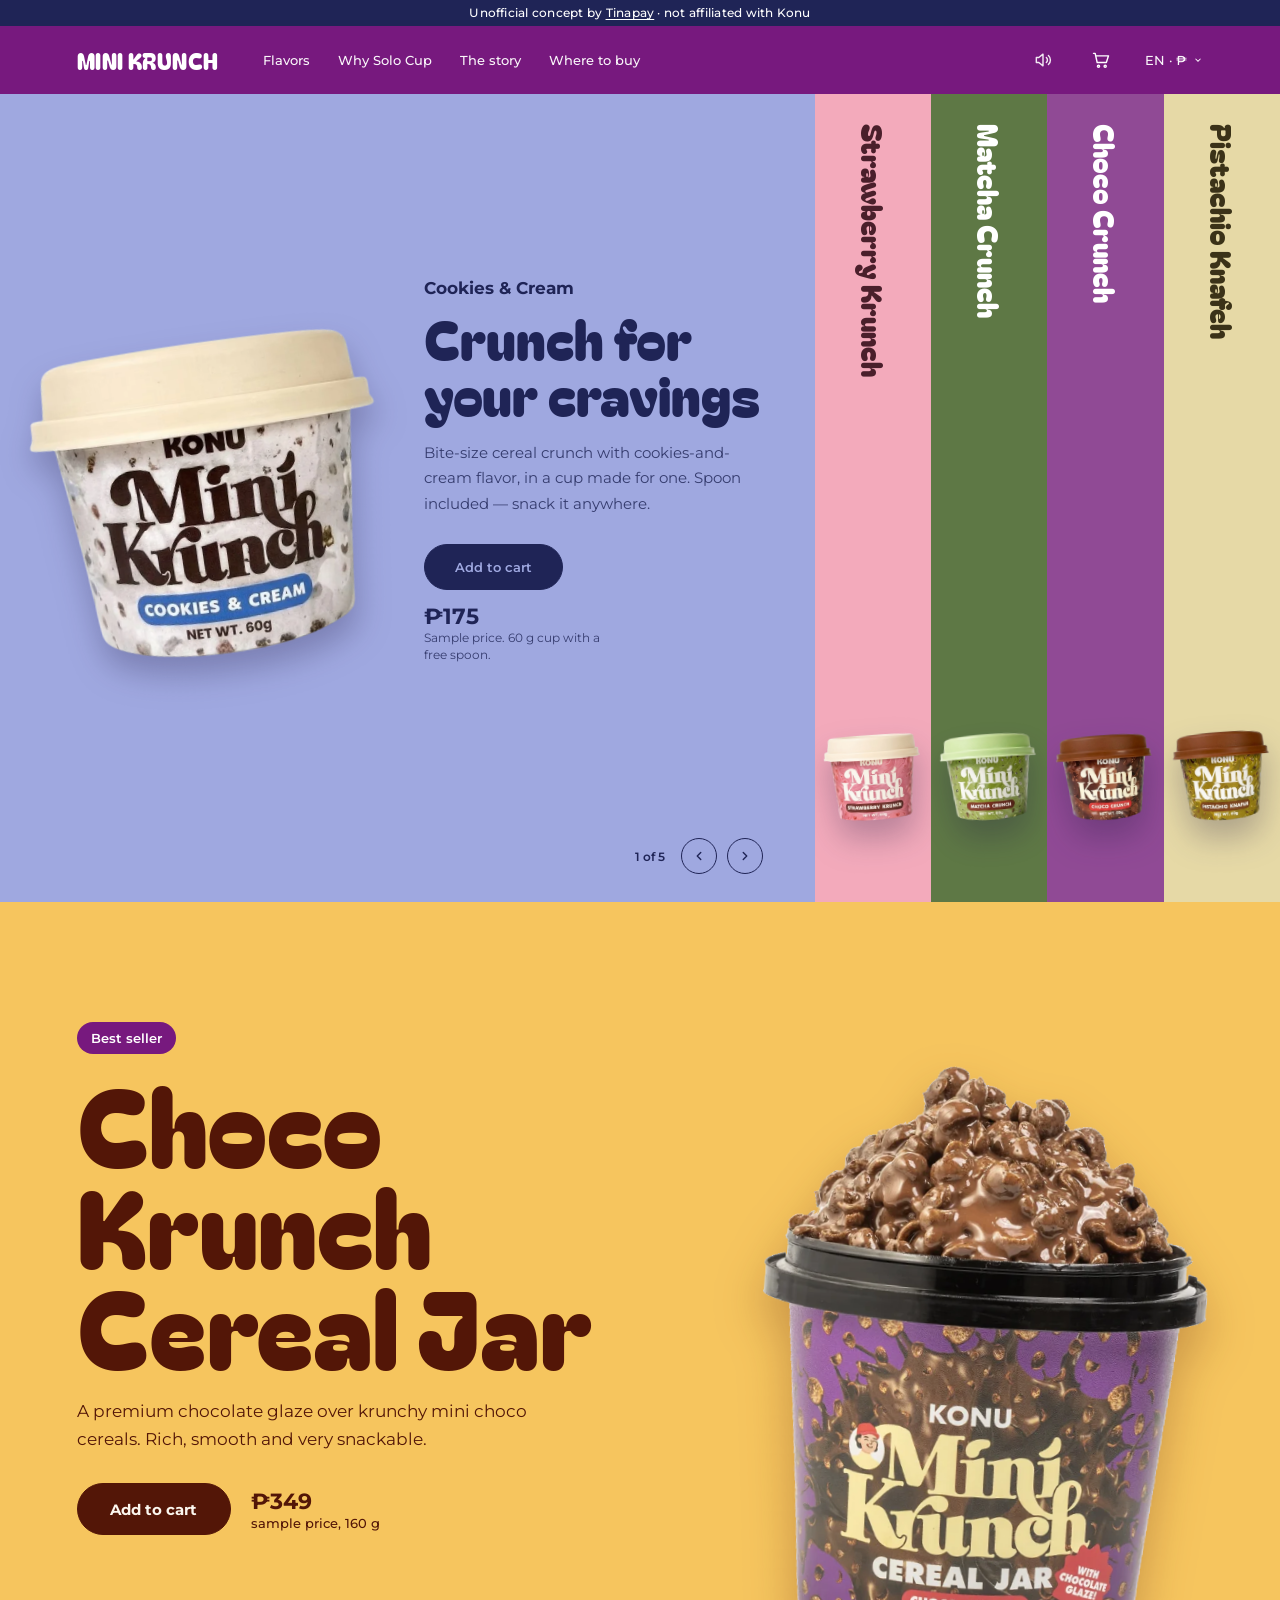
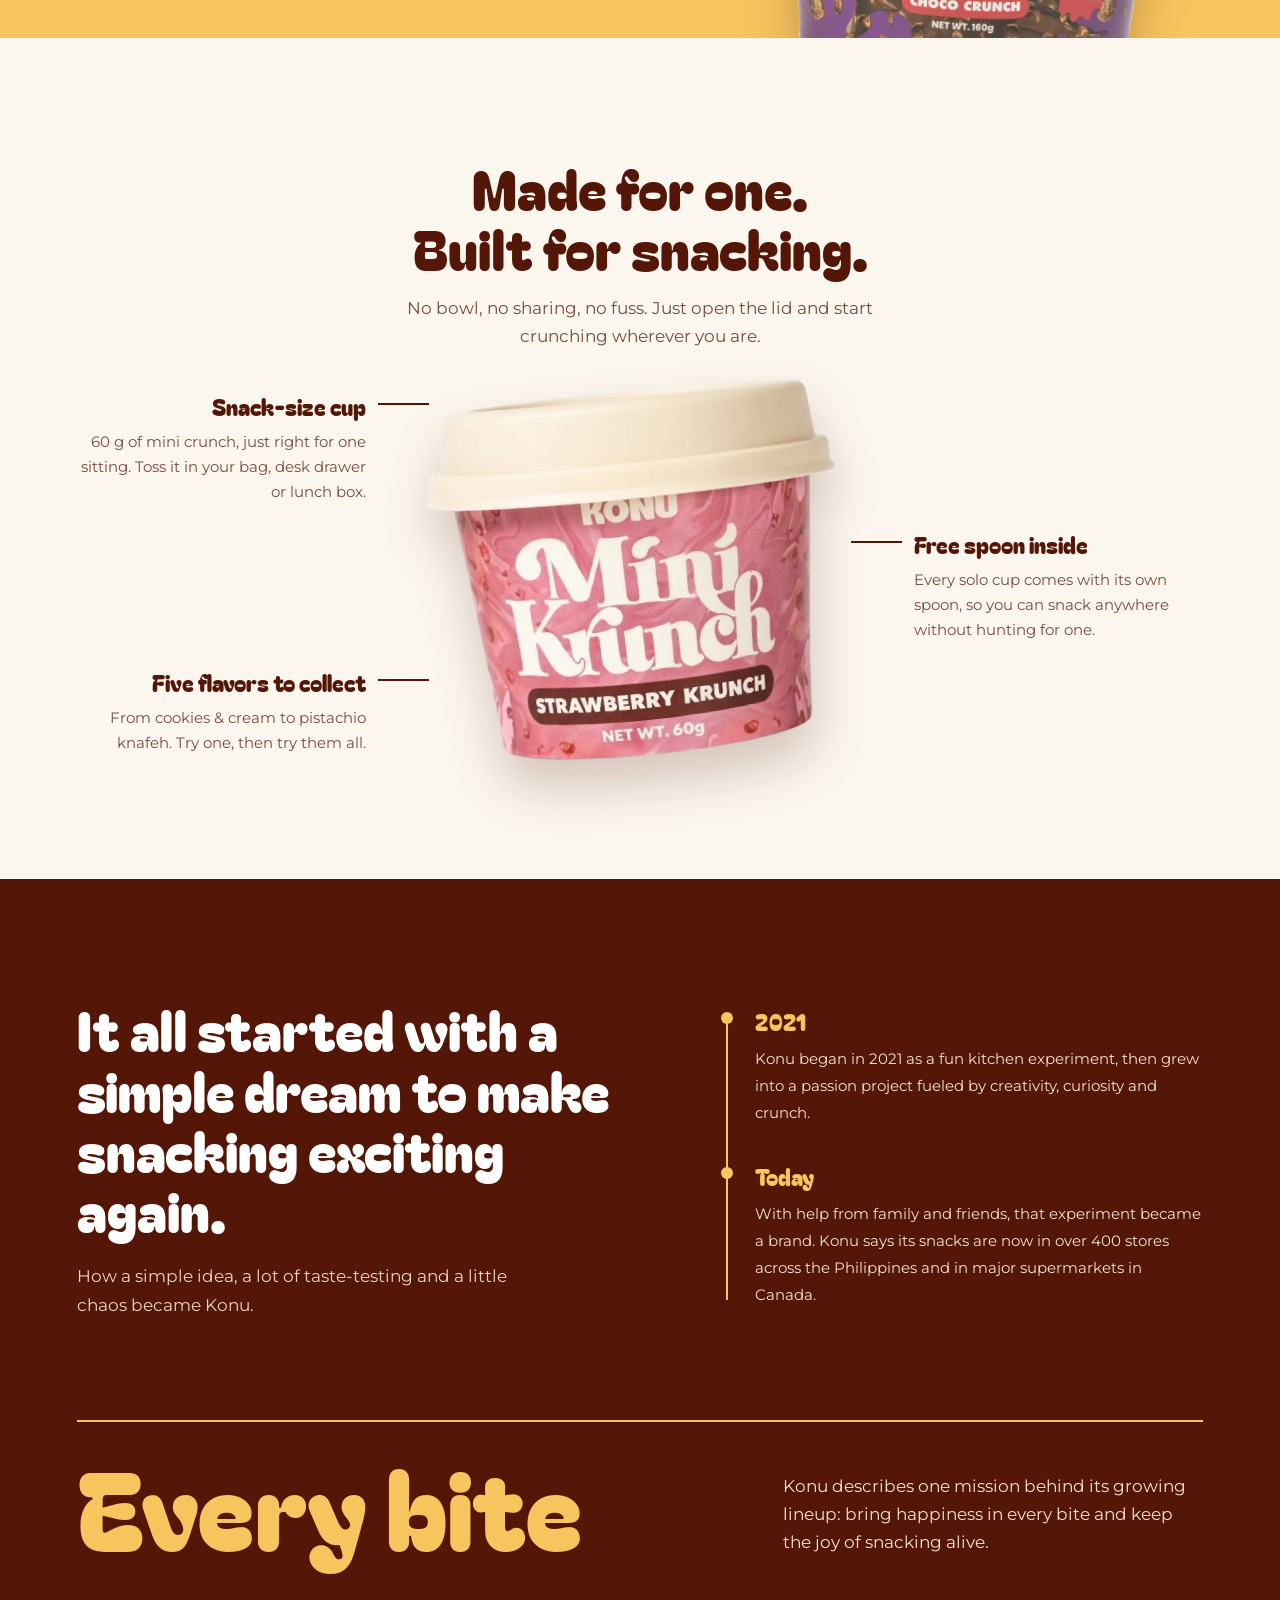
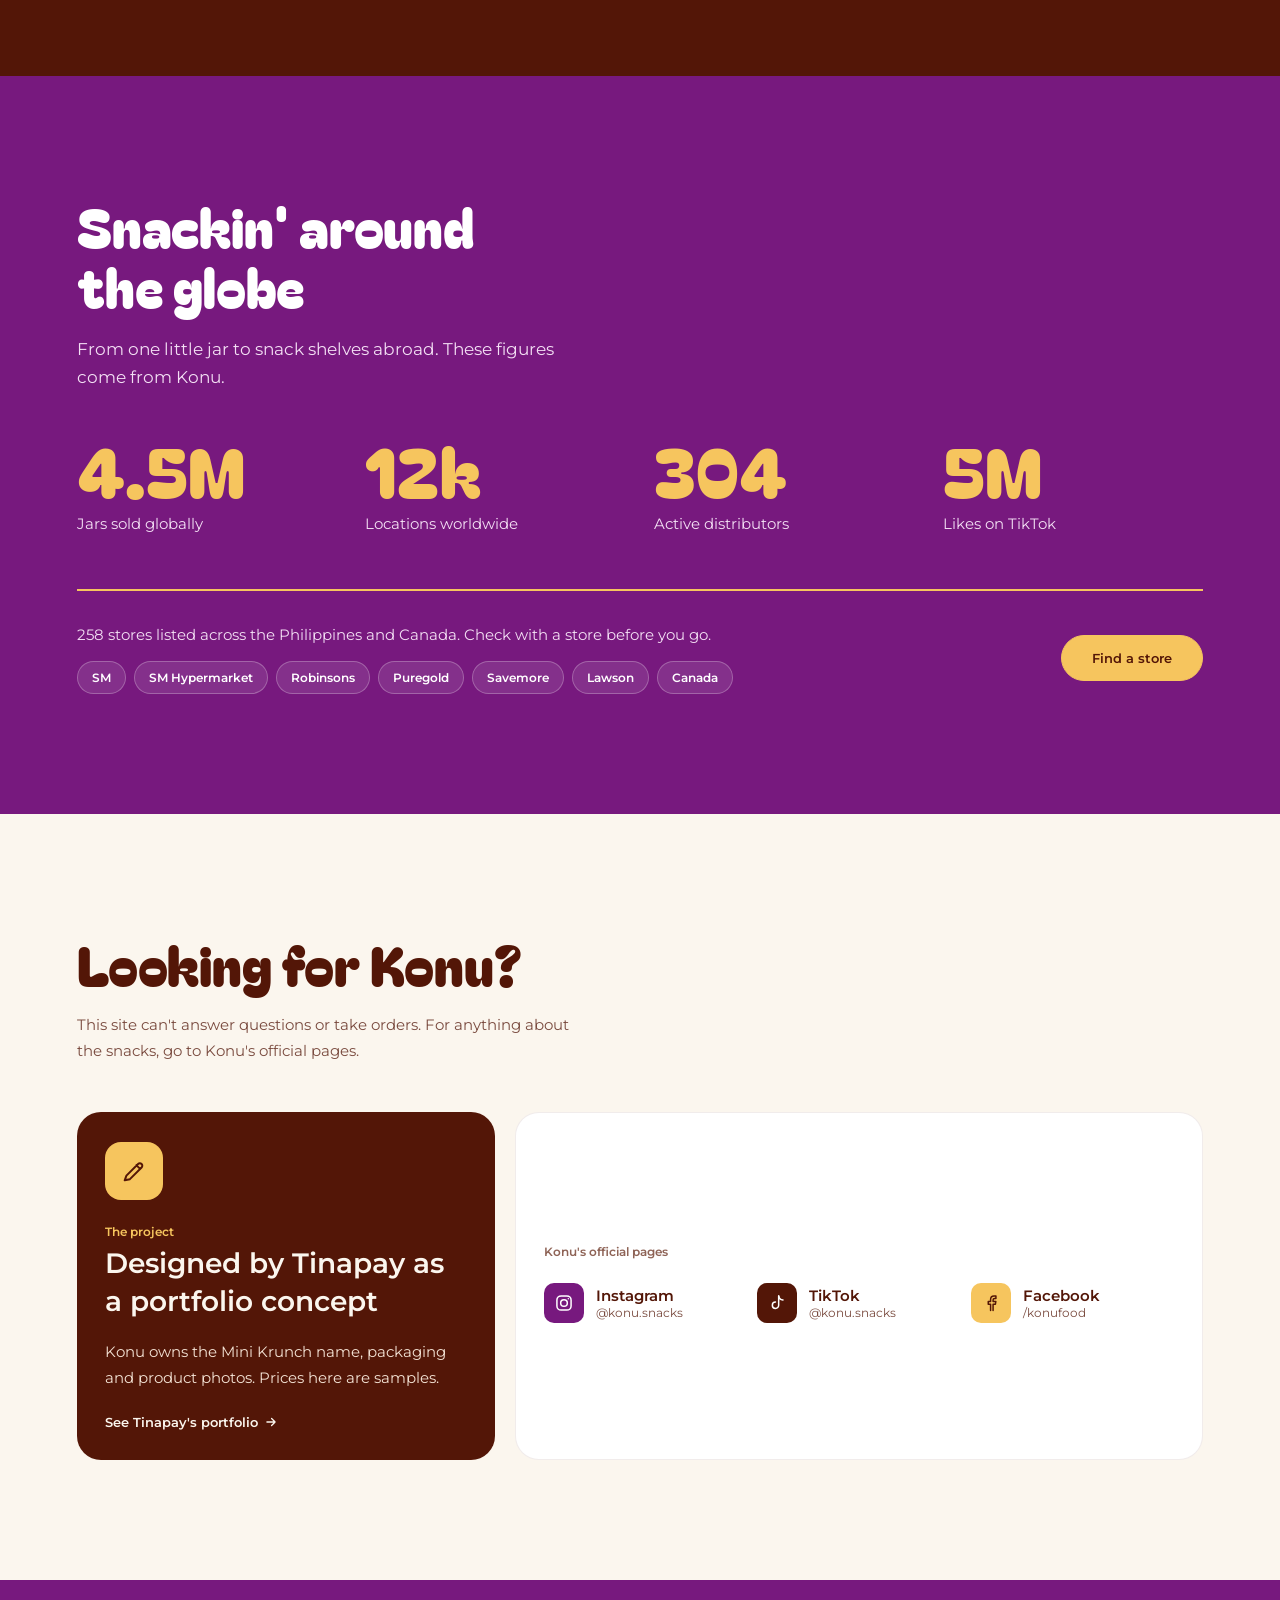
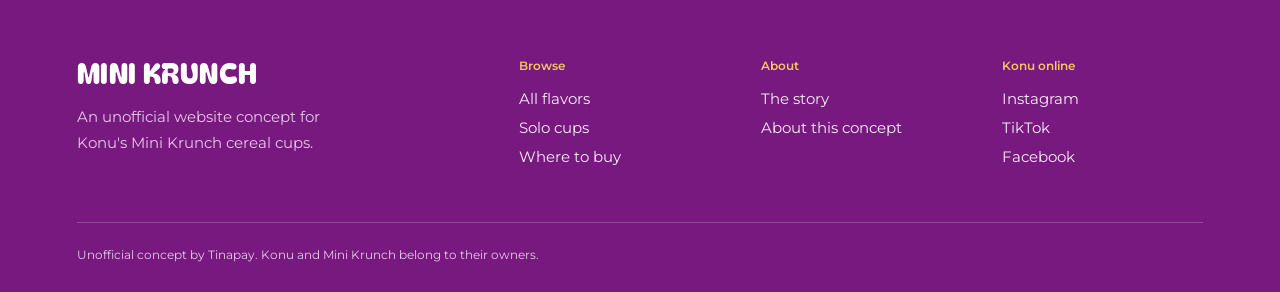
<file: index.html>
<!doctype html>
<html lang="en">
<head>
<meta charset="utf-8">
<meta name="viewport" content="width=device-width, initial-scale=1">
<title>Mini Krunch concept</title>
<meta name="description" content="An unofficial website concept for Konu's Mini Krunch cereal cups, made by Tinapay as a portfolio project.">
<meta property="og:type" content="website">
<meta property="og:site_name" content="Mini Krunch concept">
<meta property="og:title" content="Mini Krunch website concept">
<meta property="og:description" content="An unofficial website concept for Konu's Mini Krunch cereal cups, made by Tinapay as a portfolio project.">
<meta property="og:image" content="https://tinapaaay.github.io/mini-krunch/assets/og-image.jpg">
<meta property="og:image:width" content="1200">
<meta property="og:image:height" content="630">
<meta name="twitter:card" content="summary_large_image">
<link rel="preconnect" href="https://fonts.googleapis.com">
<link rel="preconnect" href="https://fonts.gstatic.com" crossorigin>
<link href="https://fonts.googleapis.com/css2?family=Montserrat:wght@400;500;600;700&family=Noto+Sans+KR:wght@400;500;600;700&family=Bagel+Fat+One&display=swap" rel="stylesheet">
<link rel="icon" href="assets/favicon.svg" type="image/svg+xml">
<link rel="icon" href="assets/favicon-32.png" sizes="32x32" type="image/png">
<link rel="apple-touch-icon" href="assets/apple-touch-icon.png">
<meta name="theme-color" content="#77197e">
<link rel="stylesheet" href="assets/site.css?v=22">
</head>
<body>
<p class="concept-note" data-i18n-html="concept.note">Unofficial concept by <a href="https://tinapaaay.github.io/Personal-Portfolio/">Tinapay</a> · not affiliated with Konu</p>

<header class="site-header">
  <a class="logo" href="#flavors">Mini Krunch</a>
  <nav aria-label="Main">
    <a href="#flavors" data-i18n="nav.flavors">Flavors</a>
    <a href="#why" data-i18n="nav.why">Why Solo Cup</a>
    <a href="#story" data-i18n="ft.story">The story</a>
    <a href="stores.html" data-i18n="nav.buy">Where to buy</a>
  </nav>
  <div class="header-right">
    <button class="sound-btn" id="soundBtn" aria-pressed="true" aria-label="Cart sounds" data-i18n-aria="aria.sound">
      <svg class="on" viewBox="0 0 24 24" fill="none" stroke="currentColor" stroke-width="1.7" stroke-linecap="round" stroke-linejoin="round"><path d="M4 9h3l5-4v14l-5-4H4z"/><path d="M16 9a4 4 0 0 1 0 6M18.5 6.5a7.5 7.5 0 0 1 0 11"/></svg>
      <svg class="off" viewBox="0 0 24 24" fill="none" stroke="currentColor" stroke-width="1.7" stroke-linecap="round" stroke-linejoin="round"><path d="M4 9h3l5-4v14l-5-4H4z"/><path d="m16 9.5 5 5M21 9.5l-5 5"/></svg>
    </button>
    <button class="cart-btn" id="cartBtn" aria-label="Open cart" data-i18n-aria="aria.cart">
      <svg viewBox="0 0 24 24" fill="none" stroke="currentColor" stroke-width="1.7" stroke-linecap="round" stroke-linejoin="round"><path d="M3 4h2l2.4 11h11L21 7H6.2"/><circle cx="9" cy="19.5" r="1.3"/><circle cx="17" cy="19.5" r="1.3"/></svg>
      <span class="cart-count" id="cartCount">0</span>
    </button>
    <div class="prefs">
      <button class="lang" id="prefsBtn" aria-haspopup="true" aria-expanded="false" data-i18n-aria="aria.prefs" aria-label="Language and currency"><span id="prefsLabel">EN · ₱</span>
        <svg width="10" height="10" viewBox="0 0 24 24" fill="none" stroke="currentColor" stroke-width="2.5"><path d="m6 9 6 6 6-6"/></svg>
      </button>
      <div class="prefs-menu" id="prefsMenu" hidden>
        <p class="prefs-title" data-i18n="prefs.lang">Language</p>
        <button class="prefs-opt" data-lang="en" lang="en">English</button>
        <button class="prefs-opt" data-lang="ko" lang="ko">한국어</button>
        <div class="prefs-sep"></div>
        <p class="prefs-title" data-i18n="prefs.cur">Currency</p>
        <button class="prefs-opt" data-cur="PHP"><b>₱</b><span data-i18n="cur.PHP">Philippine peso</span></button>
        <button class="prefs-opt" data-cur="CAD"><b>C$</b><span data-i18n="cur.CAD">Canadian dollar</span></button>
        <button class="prefs-opt" data-cur="KRW"><b>₩</b><span data-i18n="cur.KRW">South Korean won</span></button>
      </div>
    </div>
  </div>
</header>

<main id="main">
<section class="aisle" id="flavors" aria-labelledby="aisle-title">
  <h1 class="sr-only" id="aisle-title" data-i18n="aisle.h1">Mini Krunch flavors</h1>
  <ol class="aisle-list" id="aisle"></ol>
  <p class="sr-only" aria-live="polite" id="live"></p>
</section>

<section class="section crunch" id="bestseller" aria-labelledby="best-title">
  <div class="wrap crunch-grid">
    <div class="crunch-copy">
      <span class="badge" data-i18n="best.badge">Best seller</span>
      <h2 id="best-title" data-i18n="best.title">Choco Krunch Cereal Jar</h2>
      <p data-i18n="best.desc">A premium chocolate glaze over krunchy mini choco cereals. Rich, smooth and very snackable.</p>
      <div class="crunch-buy">
        <button class="btn btn--primary btn--lg" id="bestAdd" data-i18n="hero.add">Add to cart</button>
        <span class="crunch-price"><b id="bestPrice"></b> <span data-i18n="price.sample">sample price, 160 g</span></span>
      </div>
    </div>
    <div class="crunch-jar">
      <img id="bestImg" src="assets/bestseller.webp" alt="Choco Krunch Cereal Jar filled with chocolate-glazed mini cereal" data-i18n-alt="best.alt">
    </div>
  </div>
</section>

<section class="section solo" id="why" aria-labelledby="why-title">
  <div class="wrap">
    <div class="solo-head">
      <h2 id="why-title" data-i18n-html="why.title">Made for one.<br>Built for snacking.</h2>
      <p data-i18n="why.lead">No bowl, no sharing, no fuss. Just open the lid and start crunching wherever you are.</p>
    </div>
    <div class="solo-map">
      <img class="solo-cup" src="assets/cups/strawberry.webp" alt="Strawberry Krunch solo cup" loading="lazy" data-i18n-alt="why.alt">
      <div class="solo-note n1"><h3 data-i18n="why.f1t">Snack-size cup</h3><p data-i18n="why.f1d">60 g of mini crunch, just right for one sitting. Toss it in your bag, desk drawer or lunch box.</p></div>
      <div class="solo-note n2"><h3 data-i18n="why.f2t">Free spoon inside</h3><p data-i18n="why.f2d">Every solo cup comes with its own spoon, so you can snack anywhere without hunting for one.</p></div>
      <div class="solo-note n3"><h3 data-i18n="why.f3t">Five flavors to collect</h3><p data-i18n="why.f3d">From cookies &amp; cream to pistachio knafeh. Try one, then try them all.</p></div>
    </div>
  </div>
</section>

<section class="section story" id="story" aria-labelledby="story-title">
  <div class="wrap">
    <div class="story-grid">
      <div>
        <h2 id="story-title" data-i18n-html="story.title">It all started with a simple dream to make snacking exciting again.</h2>
        <p class="story-intro" data-i18n="story.intro">How a simple idea, a lot of taste-testing and a little chaos became Konu.</p>
      </div>
      <ol class="timeline">
        <li><span class="tl-tag">2021</span><p data-i18n="story.s1">Konu began in 2021 as a fun kitchen experiment, then grew into a passion project fueled by creativity, curiosity and crunch.</p></li>
        <li><span class="tl-tag" data-i18n="story.t2">Today</span><p data-i18n="story.s2">With help from family and friends, that experiment became a brand. Konu says its snacks are now in over 400 stores across the Philippines and in major supermarkets in Canada.</p></li>
      </ol>
    </div>
    <div class="story-close">
      <strong data-i18n="story.t3">Every bite</strong>
      <p data-i18n="story.s3">Konu describes one mission behind its growing lineup: bring happiness in every bite and keep the joy of snacking alive.</p>
    </div>
  </div>
</section>

<section class="section reach" id="stats" aria-labelledby="stats-title">
<span id="stores"></span>
  <div class="wrap">
    <h2 id="stats-title" data-i18n-html="st.title">Snackin' around<br>the globe</h2>
    <p class="reach-lead" data-i18n="st.lead">From one little jar to snack shelves abroad. These figures come from Konu.</p>
    <ul class="stat-list">
      <li><b>4.5M</b><span data-i18n="st.l1">Jars sold globally</span></li>
      <li><b>12k</b><span data-i18n="st.l2">Locations worldwide</span></li>
      <li><b>304</b><span data-i18n="st.l3">Active distributors</span></li>
      <li><b>5M</b><span data-i18n="st.l4">Likes on TikTok</span></li>
    </ul>
    <div class="reach-stores">
      <div><p id="storesLead"></p><ul class="teaser-chains" id="teaserChains"></ul></div>
      <a class="btn btn--accent" href="stores.html" data-i18n="ord.buy">Find a store</a>
    </div>
  </div>
</section>

<section class="section" id="contact" aria-labelledby="contact-title">
  <div class="wrap">
    <div class="section-head">
      <div>
        <h2 id="contact-title" data-i18n="ct.title">Looking for Konu?</h2>
      </div>
      <p data-i18n="ct.lead">This site can't answer questions or take orders. For anything about the snacks, go to Konu's official pages.</p>
    </div>
    <div class="contact-grid">
      <div class="ccard about">
        <div class="ficon" style="--t:var(--konu-yellow)"><svg viewBox="0 0 24 24" fill="none" stroke-width="1.7" stroke-linecap="round" stroke-linejoin="round" aria-hidden="true"><path d="m4 20 4.5-1 10-10a2.1 2.1 0 0 0-3-3l-10 10L4 20ZM14 7l3 3"/></svg></div>
        <small data-i18n="ct.proj">The project</small>
        <strong data-i18n="ct.made">Designed by Tinapay as a portfolio concept</strong>
        <p data-i18n="ct.rights">Konu owns the Mini Krunch name, packaging and product photos. Prices here are samples.</p>
        <a class="go" href="https://tinapaaay.github.io/Personal-Portfolio/" target="_blank" rel="noopener"><span data-i18n="ct.port">See Tinapay's portfolio</span> <svg viewBox="0 0 24 24" fill="none" stroke="currentColor" stroke-width="2.2" stroke-linecap="round" stroke-linejoin="round" aria-hidden="true"><path d="M5 12h14M13 6l6 6-6 6"/></svg></a>
      </div>
      <div class="ccard wide konu-card">
        <small data-i18n="ct.official">Konu's official pages</small>
        <div class="socials">
          <a class="social" href="https://www.instagram.com/konu.snacks/" target="_blank" rel="noopener"><span class="social-ico"><svg viewBox="0 0 24 24" fill="none" stroke="currentColor" stroke-width="1.8" stroke-linecap="round" stroke-linejoin="round"><rect x="3.5" y="3.5" width="17" height="17" rx="5"/><circle cx="12" cy="12" r="4"/><circle cx="17.2" cy="6.8" r=".9" fill="currentColor" stroke="none"/></svg></span><span><b>Instagram</b>@konu.snacks</span></a>
          <a class="social" href="https://www.tiktok.com/@konu.snacks" target="_blank" rel="noopener"><span class="social-ico"><svg viewBox="0 0 24 24" fill="none" stroke="currentColor" stroke-width="1.8" stroke-linecap="round" stroke-linejoin="round"><path d="M14 3.5v11.2a3.8 3.8 0 1 1-3.8-3.8"/><path d="M14 3.5c.4 2.9 2.4 4.7 5.2 4.9"/></svg></span><span><b>TikTok</b>@konu.snacks</span></a>
          <a class="social" href="https://www.facebook.com/konufood" target="_blank" rel="noopener"><span class="social-ico"><svg viewBox="0 0 24 24" fill="none" stroke="currentColor" stroke-width="1.8" stroke-linecap="round" stroke-linejoin="round"><path d="M14.5 21v-7.5h2.8l.5-3.3h-3.3V8.3c0-1 .4-1.8 1.9-1.8h1.5V3.6a19 19 0 0 0-2.3-.1c-2.6 0-4.1 1.5-4.1 4.3v2.4H8.7v3.3h2.8V21"/></svg></span><span><b>Facebook</b>/konufood</span></a>
        </div>
      </div>
    </div>
  </div>
</section>

</main>

<footer class="footer">
  <div class="wrap">
    <div class="fwrap">
      <div>
        <a class="logo" href="#card">Mini Krunch</a>
        <p class="tag" data-i18n="ft.tag">An unofficial website concept for Konu's Mini Krunch cereal cups.</p>
      </div>
      <div>
        <h4 data-i18n="ft.shop">Browse</h4>
        <ul><li><a href="#flavors" data-i18n="hero.all">All flavors</a></li><li><a href="#why" data-i18n="ft.solo">Solo cups</a></li><li><a href="stores.html" data-i18n="nav.buy">Where to buy</a></li></ul>
      </div>
      <div>
        <h4 data-i18n="ft.company">About</h4>
        <ul><li><a href="#story" data-i18n="ft.story">The story</a></li><li><a href="#contact" data-i18n="ft.contact">About this concept</a></li></ul>
      </div>
      <div>
        <h4 data-i18n="ft.follow">Konu online</h4>
        <ul><li><a href="https://www.instagram.com/konu.snacks/" target="_blank" rel="noopener">Instagram</a></li><li><a href="https://www.tiktok.com/@konu.snacks" target="_blank" rel="noopener">TikTok</a></li><li><a href="https://www.facebook.com/konufood" target="_blank" rel="noopener">Facebook</a></li></ul>
      </div>
    </div>
    <div class="fbottom"><span data-i18n="ft.note">Unofficial concept by Tinapay. Konu and Mini Krunch belong to their owners.</span></div>
  </div>
</footer>

<div class="cart-overlay" id="cartOverlay"></div>
<aside class="cart" id="cart" role="dialog" aria-modal="true" aria-labelledby="cart-title">
  <div class="cart-head">
    <h2 id="cart-title"><span data-i18n="cart.title">Your cart</span><span id="cartItemsLabel"></span></h2>
    <button class="btn btn--icon" id="cartClose" aria-label="Close cart" data-i18n-aria="aria.close"><svg viewBox="0 0 24 24" fill="none" stroke="currentColor" stroke-width="2.2" stroke-linecap="round"><path d="M6 6l12 12M18 6 6 18"/></svg></button>
  </div>
  <ul class="cart-items" id="cartItems"></ul>
  <div class="cart-empty" id="cartEmpty">
    <img src="assets/cups/cookies.webp" alt="">
    <h3 data-i18n="cart.empty">Your cart is empty</h3>
    <p data-i18n="cart.emptyP">Pick a flavor and it will show up here.</p>
    <a class="btn btn--primary" href="#flavors" id="browseFlavors" data-i18n="cart.browse">Browse flavors</a>
  </div>
  <div class="cart-foot" id="cartFoot">
    <div class="cart-row"><span data-i18n="cart.sub">Sample subtotal</span><strong id="cartSubtotal">$0</strong></div>
    <p class="cart-note" data-i18n="cart.note">This concept doesn't sell anything. Your list stays in this browser. Look for these items on:</p>
    <div class="shop-links" id="shopLinks"></div>
    <a class="store-link" href="stores.html" data-i18n="cart.stores">Or find Mini Krunch in a store near you →</a>
    <button class="remove clear" id="clearCart" data-i18n="cart.clear">Clear cart</button>
  </div>
</aside>

<button class="float-cart" id="floatCart" aria-label="Open cart" data-i18n-aria="aria.cart"><svg viewBox="0 0 24 24" fill="none" stroke="currentColor" stroke-width="1.8" stroke-linecap="round" stroke-linejoin="round"><path d="M3 4h2l2.4 11h11L21 7H6.2"/><circle cx="9" cy="19.5" r="1.3"/><circle cx="17" cy="19.5" r="1.3"/></svg><b id="floatCount">0</b></button>
<div class="toast" id="toast" role="status"><span id="toastText"></span><button id="toastView" data-i18n="cart.view">View cart</button></div>

<script src="assets/stores.js"></script>
<script src="assets/site.js?v=10"></script>
<script>
  // Edit flavors, colors, sample prices and copy here.
  const flavors = [
    {
      name: 'Cookies & Cream',
      img: 'assets/cups/cookies.webp',
      pricePHP: 175,
      title: 'Crunch for your cravings',
      desc: 'Bite-size cereal crunch with cookies-and-cream flavor, in a cup made for one. Spoon included — snack it anywhere.',
      bg: '#9fa8e0', ink: '#1f2456', muted: 'rgba(31,36,86,.82)'
    },
    {
      name: 'Strawberry Krunch',
      img: 'assets/cups/strawberry.webp',
      pricePHP: 175,
      title: 'Pretty in pink, loud in crunch',
      desc: 'Sweet strawberry mini crunch in a solo cup. Pop the lid, grab the free spoon, and you are good to go.',
      bg: '#f3aabb', ink: '#4a1f2b', muted: 'rgba(74,31,43,.78)'
    },
    {
      name: 'Matcha Crunch',
      img: 'assets/cups/matcha.webp',
      pricePHP: 175,
      title: 'Green tea, but make it crunchy',
      desc: 'Earthy matcha meets mini cereal crunch. Sweet, a little bit fancy, and sized for one.',
      bg: '#5e7845', ink: '#ffffff', muted: 'rgba(255,255,255,.94)'
    },
    {
      name: 'Choco Crunch',
      img: 'assets/cups/choco.webp',
      pricePHP: 175,
      title: 'Chocolate in every crunch',
      desc: 'Rich chocolate mini crunch for midnight snacks and no-sharing moments. One cup, one spoon, all yours.',
      bg: '#904a95', ink: '#ffffff', muted: 'rgba(255,255,255,.85)'
    },
    {
      name: 'Pistachio Knafeh',
      img: 'assets/cups/pistachio.webp',
      pricePHP: 175,
      title: 'The pistachio craze, in a cup',
      desc: 'Nutty pistachio with a knafeh-inspired crunch. The flavor everyone is talking about, ready to spoon.',
      bg: '#e6d9a6', ink: '#3b3218', muted: 'rgba(59,50,24,.78)'
    }
  ];

  const $ = id => document.getElementById(id);

  const n = flavors.length;
  let index = 0;

  // ================= flavor aisle =================
  const aisle = $('aisle');
  const NAV_ICON = d => `<svg viewBox="0 0 24 24" fill="none" stroke="currentColor" stroke-width="2.4" stroke-linecap="round" stroke-linejoin="round" aria-hidden="true"><path d="${d}"/></svg>`;
  const shelves = flavors.map((f, i) => {
    const li = document.createElement('li');
    li.className = 'shelf';
    li.style.cssText = `--bg:${f.bg};--ink:${f.ink};--muted:${f.muted};--n:${i}`;
    li.innerHTML = `
      <button class="shelf-tab" type="button" aria-controls="shelf-${i}">
        <img class="shelf-cup" src="${f.img}" alt="" draggable="false">
        <span class="shelf-name">${f.name}</span>
      </button>
      <div class="shelf-panel" id="shelf-${i}">
        <p class="shelf-flavor">${f.name}</p>
        <h2 class="shelf-title"></h2>
        <p class="shelf-desc"></p>
        <div class="shelf-buy">
          <button class="btn btn--primary shelf-add" type="button"></button>
          <span class="shelf-price"><b></b><small></small></span>
        </div>
        <div class="shelf-nav">
          <span class="shelf-count"></span>
          <button class="btn btn--icon btn--sm" type="button" data-go="-1">${NAV_ICON('m15 6-6 6 6 6')}</button>
          <button class="btn btn--icon btn--sm" type="button" data-go="1">${NAV_ICON('m9 6 6 6-6 6')}</button>
        </div>
      </div>`;
    li.querySelector('.shelf-tab').onclick = () => { select(i); showOpenShelf(); };
    li.querySelector('.shelf-add').onclick = e => addToCart(i, li.querySelector('.shelf-cup'), e.currentTarget);
    li.querySelectorAll('[data-go]').forEach(b => b.onclick = () => { go(+b.dataset.go); showOpenShelf(); });
    aisle.appendChild(li);
    return li;
  });

  function select(i, announce = true) {
    index = i;
    shelves.forEach((li, k) => {
      const open = k === i;
      li.classList.toggle('is-open', open);
      li.querySelector('.shelf-tab').setAttribute('aria-expanded', open);
      li.querySelector('.shelf-panel').inert = !open;
    });
    if (announce) $('live').textContent = t('livePos', { name: flavors[i].name, i: i + 1, n });
  }
  const go = dir => select((index + dir + n) % n);
  // shelves stack on smaller screens, so keep the one just opened in view
  function showOpenShelf() {
    if (matchMedia('(max-width: 900px)').matches) shelves[index].scrollIntoView({ block: 'start', behavior: matchMedia('(prefers-reduced-motion: reduce)').matches ? 'auto' : 'smooth' });
  }

  function updateAisle() {
    shelves.forEach((li, i) => {
      const f = flavors[i];
      li.querySelector('.shelf-tab').setAttribute('aria-label', t('seeUp', { name: f.name }));
      li.querySelector('.shelf-title').textContent = loc(f, 'title');
      li.querySelector('.shelf-desc').textContent = loc(f, 'desc');
      li.querySelector('.shelf-add').textContent = t('hero.add');
      li.querySelector('.shelf-price b').textContent = money(priceOf(f));
      li.querySelector('.shelf-price small').textContent = t('hero.by');
      li.querySelector('.shelf-count').textContent = t('aisle.pos', { i: i + 1, n });
      li.querySelector('[data-go="-1"]').setAttribute('aria-label', t('aria.prev'));
      li.querySelector('[data-go="1"]').setAttribute('aria-label', t('aria.next'));
    });
  }

  document.addEventListener('keydown', e => {
    if (document.body.classList.contains('cart-open')) return;
    if (window.scrollY > innerHeight * .5) return;
    if (e.key === 'ArrowRight') go(1);
    if (e.key === 'ArrowLeft') go(-1);
  });

  // swipe across the open shelf
  let startX = null, startY = null;
  aisle.addEventListener('pointerdown', e => {
    if (e.target.closest('button, a')) return;
    startX = e.clientX; startY = e.clientY;
  });
  aisle.addEventListener('pointerup', e => {
    if (startX === null) return;
    const dx = e.clientX - startX, dy = e.clientY - startY;
    if (Math.abs(dx) > 50 && Math.abs(dx) > Math.abs(dy)) go(dx < 0 ? 1 : -1);
    startX = null;
  });
  aisle.addEventListener('pointercancel', () => startX = null);

  // ================= cart =================
  // cart = { 'Flavor name': quantity }, saved in this browser
  const CART_KEY = 'miniKrunchCart';
  let cart = {};
  try { cart = JSON.parse(localStorage.getItem(CART_KEY)) || {}; } catch (e) { cart = {}; }
  // other products that can go in the cart (prices in pesos are placeholders)
  const CEREAL_JAR = {
    name: 'Choco Krunch Cereal Jar', pricePHP: 349, weight: '160 g', bg: '#77197e', ink: '#ffffff',
    get img() { const el = document.getElementById('bestImg'); return (el && el.currentSrc) || 'assets/cups/choco.webp'; }
  };
  const byName = Object.fromEntries([...flavors, CEREAL_JAR].map(f => [f.name, f]));
  Object.keys(cart).forEach(k => { if (!byName[k] || !(cart[k] > 0)) delete cart[k]; });

  const count = () => Object.values(cart).reduce((a, b) => a + b, 0);
  const subtotal = () => Object.entries(cart).reduce((sum, [k, q]) => sum + priceOf(byName[k]) * q, 0);

  function saveCart() { try { localStorage.setItem(CART_KEY, JSON.stringify(cart)); } catch (e) {} }

  function renderCart() {
    const c = count();
    const badge = $('cartCount');
    badge.textContent = c;
    badge.classList.toggle('show', c > 0);
    $('floatCount').textContent = c;
    $('cartItemsLabel').textContent = c ? `(${c})` : '';
    updateFloat();

    const list = $('cartItems');
    list.innerHTML = '';
    Object.entries(cart).forEach(([name, q]) => {
      const f = byName[name], each = priceOf(f);
      const li = document.createElement('li');
      li.className = 'citem';
      li.innerHTML = `
        <div class="citem-img" style="--c:${f.bg}"><img src="${f.img}" alt=""></div>
        <div>
          <h3>${f.name}</h3>
          <p class="each">${t('each', { price: money(each), weight: f.weight || '60 g' })}</p>
          <div class="qty">
            <button data-act="dec" aria-label="${t('removeOne', { name: f.name })}">−</button>
            <span aria-live="polite">${q}</span>
            <button data-act="inc" aria-label="${t('addOne', { name: f.name })}">+</button>
          </div>
        </div>
        <div class="citem-right">
          <span class="citem-total">${money(each * q)}</span>
          <button class="remove" data-act="remove">${t('remove')}</button>
        </div>`;
      li.addEventListener('click', e => {
        const act = e.target.closest('button')?.dataset.act;
        if (act === 'inc') setQty(name, q + 1);
        if (act === 'dec') setQty(name, q - 1);
        if (act === 'remove') setQty(name, 0);
      });
      list.appendChild(li);
    });
    const empty = c === 0;
    $('cartEmpty').hidden = !empty;
    list.hidden = empty;
    $('cartFoot').hidden = empty;
    $('cartSubtotal').textContent = money(subtotal());

    // checkout: buttons that open online shops in a new tab
    $('shopLinks').innerHTML = SHOPS.map(sh =>
      `<a class="btn btn--primary btn--block" href="${sh.url}" target="_blank" rel="noopener" style="--btn-main:${sh.color}">${t('cart.orderOn', { shop: sh.name })}</a>`).join('');
  }

  // Where "Order on ..." buttons go. Swap in Konu's exact shop pages when you have them.
  const SHOPS = [
    { name: 'Shopee', color: '#d23c1e', url: 'https://shopee.ph/search?keyword=konu%20mini%20krunch' },
    { name: 'Lazada', color: '#0f146d', url: 'https://www.lazada.com.ph/catalog/?q=konu+mini+krunch' },
    { name: 'TikTok', color: '#111111', url: 'https://www.tiktok.com/@konu.snacks' },
  ];

  function setQty(name, q) {
    if (q > 0) cart[name] = Math.min(q, 99); else delete cart[name];
    saveCart(); renderCart();
    // keep focus inside the cart after the list redraws
    if (document.body.classList.contains('cart-open') && !$('cart').contains(document.activeElement)) $('cartClose').focus();
  }

  // ---------- add-to-cart effects ----------
  const reduceMotion = () => matchMedia('(prefers-reduced-motion: reduce)').matches;
  let soundOn = true;
  try { soundOn = localStorage.getItem('miniKrunchSound') !== 'off'; } catch (e) {}
  $('soundBtn').setAttribute('aria-pressed', soundOn);
  $('soundBtn').onclick = () => {
    soundOn = !soundOn;
    $('soundBtn').setAttribute('aria-pressed', soundOn);
    try { localStorage.setItem('miniKrunchSound', soundOn ? 'on' : 'off'); } catch (e) {}
    if (soundOn) chime();
  };

  let actx;
  function audio() {
    if (!soundOn) return null;
    try {
      actx = actx || new (window.AudioContext || window.webkitAudioContext)();
      if (actx.state === 'suspended') actx.resume();
      return actx;
    } catch (e) { return null; }
  }
  // a soft bubbly "pop" when the button is pressed (the chime plays when the cup lands)
  function crunch() {
    const ac = audio(); if (!ac) return;
    const t = ac.currentTime;
    const o = ac.createOscillator(), g = ac.createGain();
    o.type = 'sine';
    o.frequency.setValueAtTime(320, t);
    o.frequency.exponentialRampToValueAtTime(760, t + .07);
    g.gain.setValueAtTime(.0001, t);
    g.gain.exponentialRampToValueAtTime(.2, t + .008);
    g.gain.exponentialRampToValueAtTime(.0001, t + .14);
    o.connect(g).connect(ac.destination);
    o.start(t); o.stop(t + .16);
  }
  // a bright two-note "pop" chime when the cup lands
  function chime() {
    const ac = audio(); if (!ac) return;
    const t = ac.currentTime;
    [[880, 0], [1318.5, .085]].forEach(([freq, delay]) => {
      const o = ac.createOscillator(), g = ac.createGain();
      o.type = 'triangle';
      o.frequency.setValueAtTime(freq * .92, t + delay);
      o.frequency.exponentialRampToValueAtTime(freq, t + delay + .03);
      g.gain.setValueAtTime(.0001, t + delay);
      g.gain.exponentialRampToValueAtTime(.22, t + delay + .012);
      g.gain.exponentialRampToValueAtTime(.0001, t + delay + .32);
      o.connect(g).connect(ac.destination);
      o.start(t + delay); o.stop(t + delay + .35);
    });
  }

  function popEl(el) { el.classList.remove('pop'); el.offsetWidth; el.classList.add('pop'); }

  // which cart icon is on screen right now
  function cartTarget() {
    const hb = $('cartBtn').getBoundingClientRect();
    return hb.bottom > 0 && hb.top < innerHeight ? $('cartBtn') : $('floatCart');
  }

  function burst(x, y, f) {
    if (reduceMotion()) return;
    const colors = [f.bg, '#6b4630', '#f6e3b4', '#b48cf1', f.bg];
    for (let k = 0; k < 12; k++) {
      const c = document.createElement('span');
      c.className = 'crumb';
      c.style.background = colors[k % colors.length];
      c.style.left = (x - 4.5) + 'px'; c.style.top = (y - 4.5) + 'px';
      const size = .6 + Math.random() * .8;
      document.body.appendChild(c);
      const ang = (Math.PI * 2 * k) / 12 + Math.random() * .4, dist = 26 + Math.random() * 28;
      c.animate([
        { transform: `translate(0,0) scale(${size})`, opacity: 1 },
        { transform: `translate(${Math.cos(ang) * dist}px, ${Math.sin(ang) * dist + 14}px) scale(${size * .4})`, opacity: 0 }
      ], { duration: 520 + Math.random() * 200, easing: 'cubic-bezier(.2,.8,.3,1)', fill: 'forwards' });
      setTimeout(() => c.remove(), 800);
    }
  }

  // send a copy of the cup flying in an arc into the cart icon
  function flyToCart(srcImg, f, done) {
    const target = cartTarget();
    if (!srcImg || reduceMotion()) { done(target); return; }
    const a = srcImg.getBoundingClientRect(), b = target.getBoundingClientRect();
    if (!a.width) { done(target); return; }
    const clone = document.createElement('img');
    clone.src = srcImg.currentSrc || srcImg.src; clone.alt = ''; clone.className = 'fly-cup';
    Object.assign(clone.style, { left: a.left + 'px', top: a.top + 'px', width: a.width + 'px', height: a.height + 'px' });
    document.body.appendChild(clone);
    const dx = (b.left + b.width / 2) - (a.left + a.width / 2);
    const dy = (b.top + b.height / 2) - (a.top + a.height / 2);
    const end = Math.max(24 / a.width, .06);
    const lift = Math.min(160, Math.abs(dx) * .25 + 70);
    const anim = clone.animate([
      { transform: 'translate(0,0) scale(1) rotate(0deg)', opacity: 1 },
      { transform: `translate(${dx * .1}px, ${-lift * .55}px) scale(.88) rotate(-8deg)`, opacity: 1, offset: .25 },
      { transform: `translate(${dx * .55}px, ${dy * .35 - lift}px) scale(.5) rotate(10deg)`, opacity: 1, offset: .6 },
      { transform: `translate(${dx}px, ${dy}px) scale(${end}) rotate(24deg)`, opacity: .4 }
    ], { duration: 820, easing: 'cubic-bezier(.45,.05,.4,1)' });
    let landed = false;
    const land = () => { if (landed) return; landed = true; clone.remove(); done(target); };
    anim.onfinish = land;
    setTimeout(land, 1200); // safety net if the browser skips frames
  }

  let toastTimer;
  function addToCart(i = index, srcImg = document.querySelector('.shelf.is-open .shelf-cup'), btn = null) {
    const f = typeof i === 'object' ? i : flavors[i];
    crunch();
    if (btn) {
      btn.classList.remove('squish'); btn.offsetWidth; btn.classList.add('squish');
      if (btn.classList.contains('shelf-add') || btn.id === 'bestAdd') {
        btn.textContent = t('addedBtn');
        clearTimeout(btn._t); btn._t = setTimeout(() => btn.textContent = t('hero.add'), 1300);
      }
    }
    setQty(f.name, (cart[f.name] || 0) + 1);
    flyToCart(srcImg, f, target => {
      chime();
      popEl(target);
      const r = target.getBoundingClientRect();
      burst(r.left + r.width / 2, r.top + r.height / 2, f);
    });
    $('live').textContent = t('added', { name: f.name });
    $('toastText').textContent = t('added', { name: f.name });
    $('toast').classList.add('show');
    clearTimeout(toastTimer);
    toastTimer = setTimeout(() => $('toast').classList.remove('show'), 2600);
  }

  let lastFocus = null;
  function openCart() {
    lastFocus = document.activeElement;
    document.body.classList.add('cart-open');
    $('toast').classList.remove('show');
    setTimeout(() => $('cartClose').focus(), 50);
  }
  function closeCart() {
    document.body.classList.remove('cart-open');
    if (lastFocus && lastFocus.focus) lastFocus.focus();
  }
  function updateFloat() {
    $('floatCart').classList.toggle('show', count() > 0 && window.scrollY > innerHeight * .6);
  }

  $('cartBtn').onclick = openCart;
  $('floatCart').onclick = openCart;
  $('toastView').onclick = openCart;
  $('cartClose').onclick = closeCart;
  $('cartOverlay').onclick = closeCart;
  $('browseFlavors').onclick = closeCart;
  $('clearCart').onclick = () => { cart = {}; saveCart(); renderCart(); $('cartClose').focus(); };
  window.addEventListener('scroll', updateFloat, { passive: true });
  document.addEventListener('keydown', e => {
    if (!document.body.classList.contains('cart-open')) return;
    if (e.key === 'Escape') closeCart();
    if (e.key === 'Tab') { // keep keyboard focus inside the cart
      const items = [...$('cart').querySelectorAll('button, a[href]')].filter(el => el.offsetParent !== null);
      const first = items[0], last = items[items.length - 1];
      if (e.shiftKey && document.activeElement === first) { e.preventDefault(); last.focus(); }
      else if (!e.shiftKey && document.activeElement === last) { e.preventDefault(); first.focus(); }
    }
  });
  renderCart();

  // short "where to buy" band on the home page
  function renderStoreTeaser() {
    const S = window.STORES || [];
    $('storesLead').textContent = t('stores.lead', { n: S.length });
    $('teaserChains').innerHTML = [...new Set(S.map(st => st.chain))]
      .map(c => `<li class="chip" style="--k:${CHAIN_COLORS[c] || 'var(--konu-brown)'}">${c === 'Canada' ? t('country.CA') : c}</li>`).join('');
  }

  // ================= language & currency menu =================
  function applyPrefs() {
    translatePage();
    $('prefsLabel').textContent = `${lang.toUpperCase()} · ${CURRENCIES[cur].sym}`;
    $('prefsMenu').querySelectorAll('[data-lang]').forEach(b => b.setAttribute('aria-pressed', b.dataset.lang === lang));
    $('prefsMenu').querySelectorAll('[data-cur]').forEach(b => b.setAttribute('aria-pressed', b.dataset.cur === cur));
    updateAisle();
    $('bestPrice').textContent = money(priceOf(CEREAL_JAR));
    renderCart();
    renderStoreTeaser();
  }
  function toggleMenu(open) {
    $('prefsMenu').hidden = !open;
    $('prefsBtn').setAttribute('aria-expanded', open);
  }
  $('prefsBtn').onclick = e => { e.stopPropagation(); toggleMenu($('prefsMenu').hidden); };
  $('prefsMenu').addEventListener('click', e => {
    const b = e.target.closest('.prefs-opt'); if (!b) return;
    if (b.dataset.lang) { lang = b.dataset.lang; store.set('miniKrunchLang', lang); }
    if (b.dataset.cur) { cur = b.dataset.cur; store.set('miniKrunchCurrency', cur); }
    applyPrefs();
    toggleMenu(false);
    $('prefsBtn').focus();
  });
  document.addEventListener('click', e => { if (!e.target.closest('.prefs')) toggleMenu(false); });
  document.addEventListener('keydown', e => { if (e.key === 'Escape' && !$('prefsMenu').hidden) { toggleMenu(false); $('prefsBtn').focus(); } });

  $('bestAdd').onclick = e => addToCart(CEREAL_JAR, $('bestImg'), e.currentTarget);

  // best seller photo: falls back to the choco cup if assets/bestseller.webp is missing
  $('bestImg').addEventListener('error', function fallback() { this.removeEventListener('error', fallback); this.src = 'assets/cups/choco.webp'; });
  if ($('bestImg').complete && !$('bestImg').naturalWidth) $('bestImg').src = 'assets/cups/choco.webp';

  // init
  applyPrefs(); // language, currency, prices
  select(0, false);
</script>
</body>
</html>
</file>
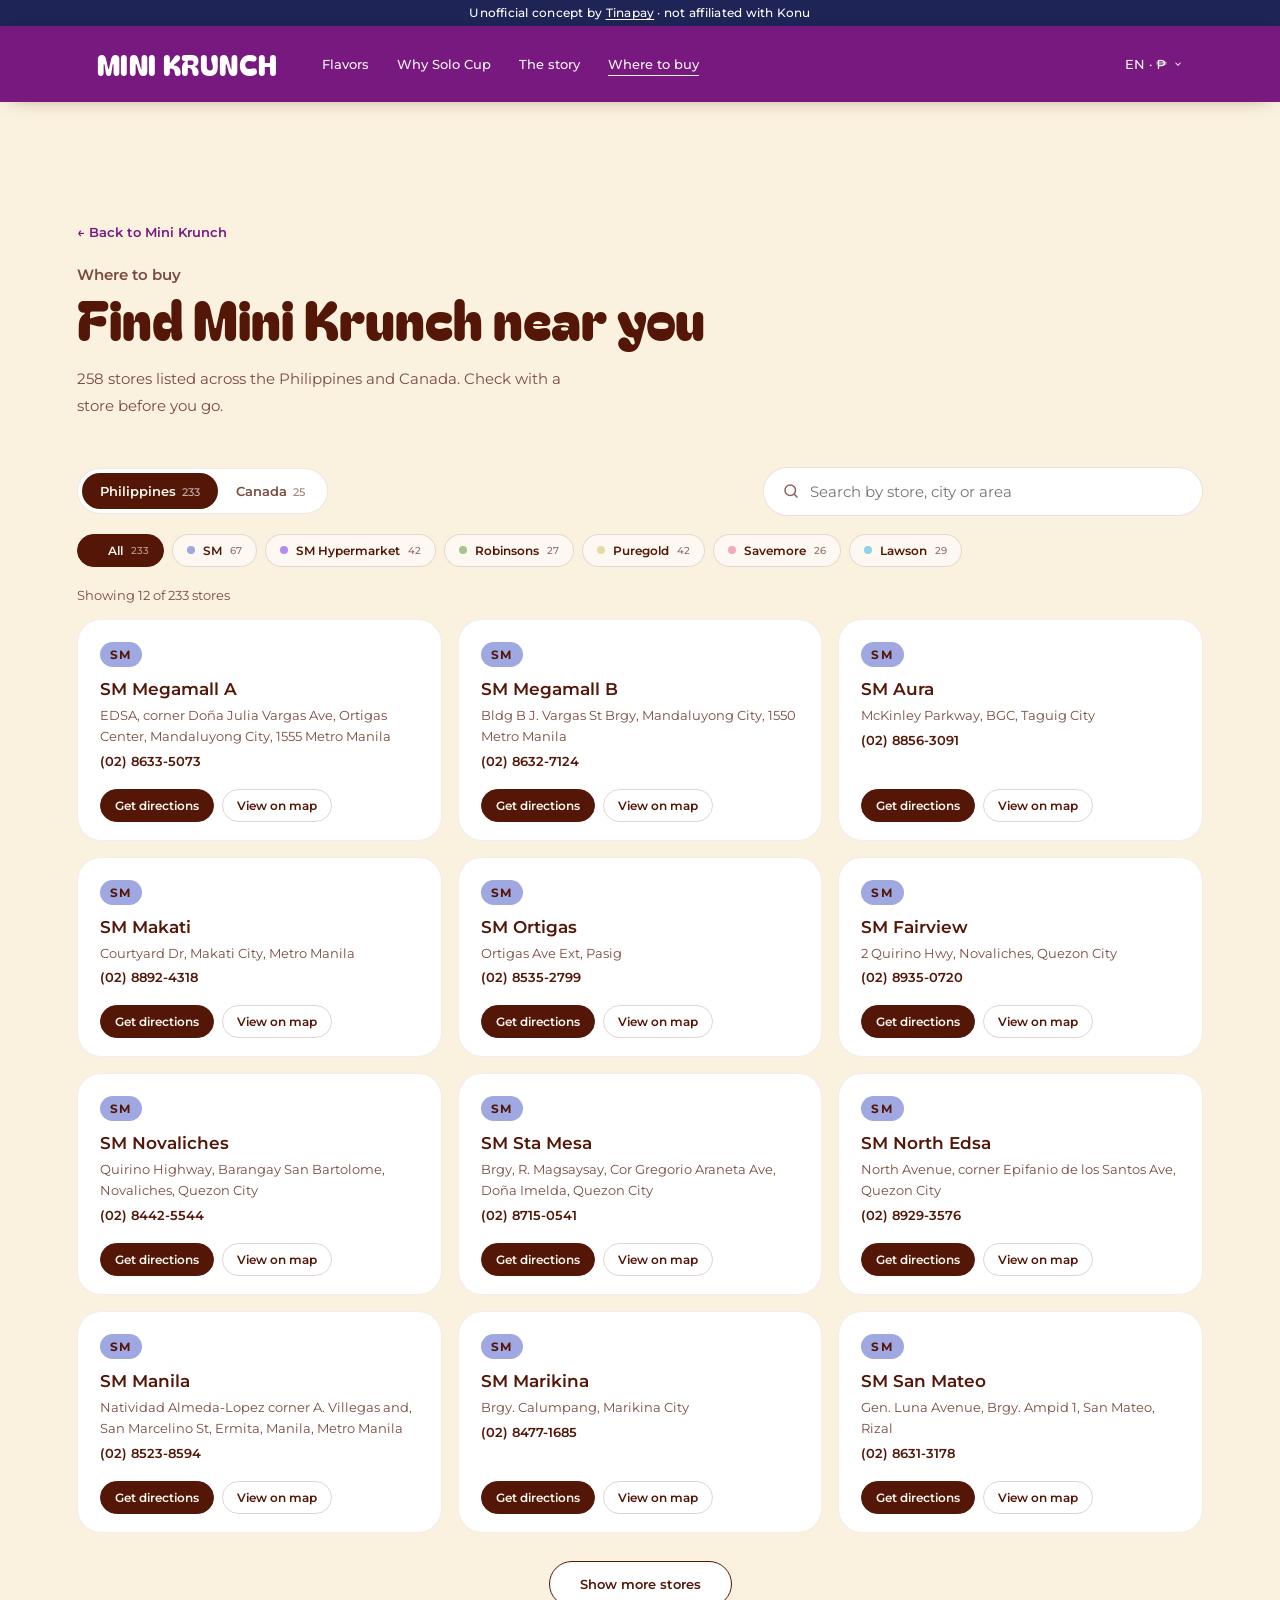
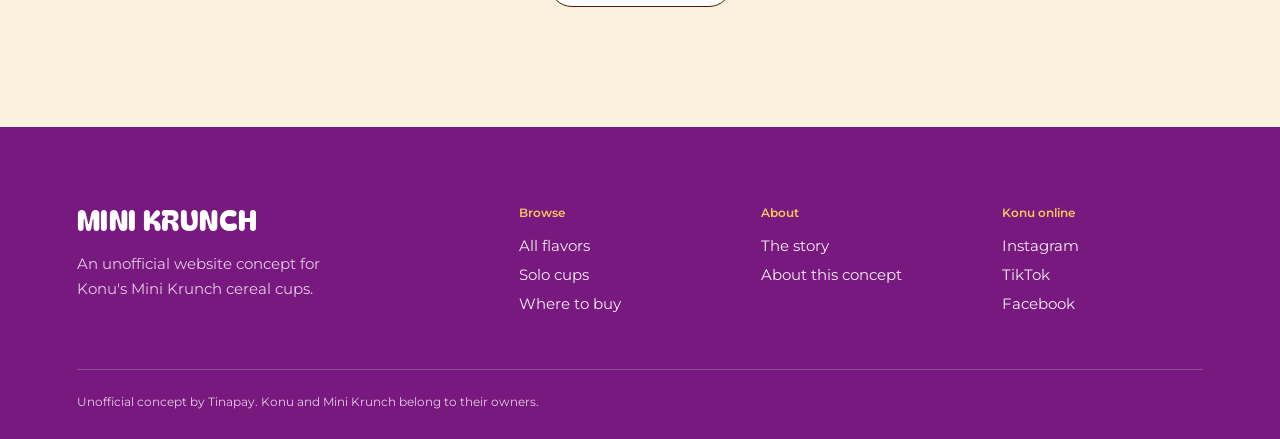
<file: stores.html>
<!doctype html>
<html lang="en">
<head>
<meta charset="utf-8">
<meta name="viewport" content="width=device-width, initial-scale=1">
<title>Where to buy · Mini Krunch</title>
<meta name="description" content="A store guide for Konu's Mini Krunch in the Philippines and Canada, part of an unofficial website concept by Tinapay.">
<meta property="og:type" content="website">
<meta property="og:site_name" content="Mini Krunch concept">
<meta property="og:title" content="Where to buy · Mini Krunch">
<meta property="og:description" content="A store guide for Konu's Mini Krunch in the Philippines and Canada, part of an unofficial website concept by Tinapay.">
<meta property="og:image" content="https://tinapaaay.github.io/mini-krunch/assets/og-image.jpg">
<meta property="og:image:width" content="1200">
<meta property="og:image:height" content="630">
<meta name="twitter:card" content="summary_large_image">
<link rel="preconnect" href="https://fonts.googleapis.com">
<link rel="preconnect" href="https://fonts.gstatic.com" crossorigin>
<link href="https://fonts.googleapis.com/css2?family=Montserrat:wght@400;500;600;700&family=Noto+Sans+KR:wght@400;500;600;700&family=Bagel+Fat+One&display=swap" rel="stylesheet">
<link rel="icon" href="assets/favicon.svg" type="image/svg+xml">
<link rel="icon" href="assets/favicon-32.png" sizes="32x32" type="image/png">
<link rel="apple-touch-icon" href="assets/apple-touch-icon.png">
<meta name="theme-color" content="#77197e">
<link rel="stylesheet" href="assets/site.css?v=22">
<style>
  body { background: #fbf1df; }
</style>
</head>
<body>
<p class="concept-note" data-i18n-html="concept.note">Unofficial concept by <a href="https://tinapaaay.github.io/Personal-Portfolio/">Tinapay</a> · not affiliated with Konu</p>

<header class="topbar">
  <div class="topbar-inner">
    <a class="logo" href="index.html">Mini Krunch</a>
    <nav aria-label="Main">
      <a href="index.html#flavors" data-i18n="nav.flavors">Flavors</a>
      <a href="index.html#why" data-i18n="nav.why">Why Solo Cup</a>
      <a href="index.html#story" data-i18n="ft.story">The story</a>
      <a href="stores.html" aria-current="page" data-i18n="nav.buy">Where to buy</a>
    </nav>
    <div class="header-right">
        <div class="prefs">
          <button class="lang" id="prefsBtn" aria-haspopup="true" aria-expanded="false" data-i18n-aria="aria.prefs" aria-label="Language and currency"><span id="prefsLabel">EN · ₱</span>
            <svg width="10" height="10" viewBox="0 0 24 24" fill="none" stroke="currentColor" stroke-width="2.5"><path d="m6 9 6 6 6-6"/></svg>
          </button>
          <div class="prefs-menu" id="prefsMenu" hidden>
            <p class="prefs-title" data-i18n="prefs.lang">Language</p>
            <button class="prefs-opt" data-lang="en" lang="en">English</button>
            <button class="prefs-opt" data-lang="ko" lang="ko">한국어</button>
            <div class="prefs-sep"></div>
            <p class="prefs-title" data-i18n="prefs.cur">Currency</p>
            <button class="prefs-opt" data-cur="PHP"><b>₱</b><span data-i18n="cur.PHP">Philippine peso</span></button>
            <button class="prefs-opt" data-cur="CAD"><b>C$</b><span data-i18n="cur.CAD">Canadian dollar</span></button>
            <button class="prefs-opt" data-cur="KRW"><b>₩</b><span data-i18n="cur.KRW">South Korean won</span></button>
          </div>
        </div>
    </div>
  </div>
</header>

<main>
<section class="section stores stores-page" id="stores" aria-labelledby="stores-title">
  <div class="wrap">
    <a class="back-link" href="index.html" data-i18n="stores.back">← Back to Mini Krunch</a>
    <div class="section-head">
      <div>
        <p class="kicker" data-i18n="stores.kicker">Where to buy</p>
        <h2 id="stores-title" data-i18n="stores.title">Find Mini Krunch near you</h2>
      </div>
      <p id="storesLead"></p>
    </div>
    <div class="store-tools">
      <div class="country-tabs" id="countryTabs">
        <button data-country="PH" aria-pressed="true"><span data-i18n="country.PH">Philippines</span><small></small></button>
        <button data-country="CA" aria-pressed="false"><span data-i18n="country.CA">Canada</span><small></small></button>
      </div>
      <label class="store-search"><svg viewBox="0 0 24 24" fill="none" stroke="currentColor" stroke-width="2" stroke-linecap="round"><circle cx="11" cy="11" r="7"/><path d="m20 20-3.5-3.5"/></svg><input id="storeSearch" type="search" autocomplete="off" data-i18n-ph="stores.search" placeholder="Search by store, city or area" data-i18n-aria="stores.search" aria-label="Search by store, city or area"></label>
    </div>
    <div class="chain-chips" id="chainChips"></div>
    <p class="store-count" id="storeCount" aria-live="polite"></p>
    <ul class="store-grid" id="storeGrid"></ul>
    <p class="store-empty" id="storeEmpty" hidden></p>
    <div class="store-more-wrap"><button class="btn btn--secondary" id="storeMore" data-i18n="stores.more">Show more stores</button></div>
  </div>
</section>
</main>

<footer class="footer">
  <div class="wrap">
    <div class="fwrap">
      <div>
        <a class="logo" href="index.html">Mini Krunch</a>
        <p class="tag" data-i18n="ft.tag">An unofficial website concept for Konu's Mini Krunch cereal cups.</p>
      </div>
      <div>
        <h4 data-i18n="ft.shop">Browse</h4>
        <ul><li><a href="index.html#flavors" data-i18n="hero.all">All flavors</a></li><li><a href="index.html#why" data-i18n="ft.solo">Solo cups</a></li><li><a href="stores.html" data-i18n="nav.buy">Where to buy</a></li></ul>
      </div>
      <div>
        <h4 data-i18n="ft.company">About</h4>
        <ul><li><a href="index.html#story" data-i18n="ft.story">The story</a></li><li><a href="index.html#contact" data-i18n="ft.contact">About this concept</a></li></ul>
      </div>
      <div>
        <h4 data-i18n="ft.follow">Konu online</h4>
        <ul><li><a href="https://www.instagram.com/konu.snacks/" target="_blank" rel="noopener">Instagram</a></li><li><a href="https://www.tiktok.com/@konu.snacks" target="_blank" rel="noopener">TikTok</a></li><li><a href="https://www.facebook.com/konufood" target="_blank" rel="noopener">Facebook</a></li></ul>
      </div>
    </div>
    <div class="fbottom"><span data-i18n="ft.note">Unofficial concept by Tinapay. Konu and Mini Krunch belong to their owners.</span></div>
  </div>
</footer>

<script src="assets/stores.js"></script>
<script src="assets/site.js?v=10"></script>
<script src="assets/store-finder.js?v=1"></script>
<script>
  const $ = id => document.getElementById(id);

  function applyPrefs() {
    translatePage();
    document.title = t('stores.pageTitle');
    $('prefsLabel').textContent = `${lang.toUpperCase()} · ${CURRENCIES[cur].sym}`;
    $('prefsMenu').querySelectorAll('[data-lang]').forEach(b => b.setAttribute('aria-pressed', b.dataset.lang === lang));
    $('prefsMenu').querySelectorAll('[data-cur]').forEach(b => b.setAttribute('aria-pressed', b.dataset.cur === cur));
    renderStores();
  }
  function toggleMenu(open) {
    $('prefsMenu').hidden = !open;
    $('prefsBtn').setAttribute('aria-expanded', open);
  }
  $('prefsBtn').onclick = e => { e.stopPropagation(); toggleMenu($('prefsMenu').hidden); };
  $('prefsMenu').addEventListener('click', e => {
    const b = e.target.closest('.prefs-opt'); if (!b) return;
    if (b.dataset.lang) { lang = b.dataset.lang; store.set('miniKrunchLang', lang); }
    if (b.dataset.cur) { cur = b.dataset.cur; store.set('miniKrunchCurrency', cur); }
    applyPrefs();
    toggleMenu(false);
    $('prefsBtn').focus();
  });
  document.addEventListener('click', e => { if (!e.target.closest('.prefs')) toggleMenu(false); });
  document.addEventListener('keydown', e => { if (e.key === 'Escape' && !$('prefsMenu').hidden) { toggleMenu(false); $('prefsBtn').focus(); } });

  applyPrefs();
</script>
</body>
</html>
</file>
<file: assets/site.css>
/* ================= design tokens =================
     Every color lives here. Use var(--name) in rules instead of typing hex codes.
     For see-through shadows and borders use the *-rgb values: rgba(var(--brown-rgb), .1) */
  :root {
    /* Konu brand */
    --konu-purple: #77197e;
    --konu-purple-soft: #904a95;
    --konu-yellow: #f6c55e;
    --konu-brown: #531607;

    /* surfaces */
    --white: #fff;
    --cream: #fbf6ee;       /* default section background */
    --cream-warm: #fbf1df;  /* store finder, hover tints */
    --navy: #1f2456;        /* concept note bar */

    /* lilac ramp: text and tints on purple */
    --lilac-50: #fbeefb;
    --lilac-100: #f8ecf7;
    --lilac-200: #f3dff4;
    --lilac-300: #e8c9ea;

    /* text on light backgrounds */
    --text-soft: #7a4b3f;
    --text-faint: #8e6356;

    /* text on the brown Our Story section */
    --on-brown: #f3e2d4;
    --on-brown-soft: #ecd3c1;

    /* rgb channels for rgba() */
    --brown-rgb: 83, 22, 7;
    --yellow-rgb: 246, 197, 94;
    --white-rgb: 255, 255, 255;
    --shadow-rgb: 30, 20, 60;   /* cool shadow under cups on the colored hero */

    /* type scale: 8 sizes */
    --fs-label: 12px;                          /* uppercase labels, meta, chips */
    --fs-sm: 13px;                             /* nav, buttons, small UI text */
    --fs-body: 15px;                           /* paragraphs */
    --fs-lg: 17px;                             /* lead text, card titles, prices */
    --fs-xl: 22px;                             /* small headings, big prices */
    --fs-2xl: clamp(22px, 2.2vw, 28px);        /* logos, marquee, card callouts */
    --fs-display: clamp(32px, 4.2vw, 56px);    /* section headings, hero title */
    --fs-hero: clamp(40px, 5.4vw, 72px);       /* stat numbers */
    --fs-poster: clamp(56px, 8.4vw, 124px);    /* one giant product or closing line */

    /* corner radius: 4 steps */
    --radius-sm: 10px;    /* small tiles, menu rows */
    --radius-md: 16px;    /* icons, images, menus */
    --radius-lg: 24px;    /* cards */
    --radius-full: 999px; /* pills and circles */

    /* elevation: 3 levels */
    --shadow-sm: 0 6px 20px -12px rgba(var(--brown-rgb), .5);    /* sticky bars */
    --shadow-md: 0 14px 30px -12px rgba(var(--brown-rgb), .55);  /* floating buttons, toast */
    --shadow-lg: 0 24px 46px -22px rgba(var(--brown-rgb), .45);  /* hovered cards, menus, drawer */

    /* breakpoints (CSS can't use variables in @media, so use these exact values):
       phone max-width 680px · tablet max-width 900px · laptop max-width 1100px */

    /* motion: 2 easings */
    --ease: cubic-bezier(.7, 0, .2, 1);          /* slides, color fades */
    --ease-bounce: cubic-bezier(.3, 1.5, .5, 1); /* playful pops */
    --speed: 900ms;

    /* set per flavor by script */
    --bg: #9fa8e0;
    --ink: #1f2456;
    --muted: rgba(31,36,86,.82);
  }
  * { box-sizing: border-box; }
  body {
    margin: 0;
    background: var(--cream);
    font-family: Montserrat, 'Noto Sans KR', system-ui, sans-serif;
    color: var(--konu-brown);
  }
  button { font: inherit; color: inherit; cursor: pointer; }
  button:focus-visible, a:focus-visible { outline: 2px solid currentColor; outline-offset: 4px; }

  /* ---------- header ---------- */
  header {
    position: relative;
    z-index: 30;
    display: flex;
    align-items: center;
    padding: 18px 6%;
    gap: 44px;
    font-size: var(--fs-sm);
    font-weight: 500;
  }
  .logo {
    font-size: var(--fs-xl);
    letter-spacing: .02em;
    color: var(--ink);
    text-decoration: none;
    transition: color var(--speed) var(--ease);
  }
  nav { display: flex; gap: 28px; }
  nav a, .lang { color: var(--ink); text-decoration: none; opacity: .96; transition: color var(--speed) var(--ease); }
  nav a:hover { opacity: 1; text-decoration: underline; text-underline-offset: 5px; }
  .header-right { margin-left: auto; display: flex; align-items: center; gap: 30px; }
  .cart-btn { position: relative; background: none; border: 0; padding: 4px; display: grid; }
  .cart-btn svg { width: 20px; height: 20px; }
  .cart-count {
    position: absolute; top: -6px; right: -9px;
    min-width: 17px; height: 17px; padding: 0 4px;
    border-radius: var(--radius-full);
    background: var(--ink); color: var(--bg);
    font-size: var(--fs-label); font-weight: 700;
    display: grid; place-items: center;
    transform: scale(0);
    transition: transform .35s var(--ease-bounce), background-color var(--speed), color var(--speed);
  }
  .cart-count.show { transform: scale(1); }
  .cart-count.bump { animation: bump .35s; }
  @keyframes bump { 50% { transform: scale(1.35); } }
  .lang { background: none; border: 0; display: flex; align-items: center; gap: 6px; padding: 0; }

  .sr-only { position: absolute; width: 1px; height: 1px; overflow: hidden; clip-path: inset(50%); white-space: nowrap; }

  /* ---------- tablet / mobile ---------- */
  @media (max-width: 900px) {
    header nav { display: none; }
  }
  @media (max-width: 680px) {
    header { padding: 22px 7%; }
    .header-right { gap: 18px; }
  }

  @media (prefers-reduced-motion: reduce) {
    :root { --speed: 1ms; }
  }

  /* ================= sections below the hero ================= */
  html { scroll-behavior: smooth; }
  .section {
    background: var(--cream);
    color: var(--konu-brown);
    padding: clamp(72px, 10vw, 120px) 6%;
  }
  .wrap { max-width: 1240px; margin: 0 auto; }
  .kicker { font-size: var(--fs-label); font-weight: 600; color: var(--konu-purple); margin: 0 0 14px; }
  .section h2 { font-weight: 600; font-size: var(--fs-display); letter-spacing: -.02em; line-height: 1.12; margin: 0; }
  .section-head { display: flex; flex-direction: column; align-items: flex-start; gap: 18px; margin-bottom: 48px; }
  .section-head p { max-width: 520px; font-size: var(--fs-body); line-height: 1.75; color: var(--text-soft); margin: 0; }
  .ficon { width: 58px; height: 58px; border-radius: var(--radius-md); background: var(--t); display: grid; place-items: center; margin-bottom: 24px; }
  .ficon svg { width: 28px; height: 28px; stroke: var(--konu-brown); }

  /* contact */
  .contact-grid { display: grid; grid-template-columns: 1.25fr 1fr 1fr; gap: 20px; }
  .ccard {
    display: flex; flex-direction: column; gap: 6px;
    background: var(--white); border: 1px solid rgba(var(--brown-rgb), .08); border-radius: var(--radius-lg);
    padding: 30px 28px; color: var(--konu-brown); text-decoration: none;
    transition: transform .3s var(--ease), box-shadow .3s;
  }
  .ccard.about { background: var(--konu-brown); color: var(--cream); border: 0; }
  .ccard.about p { margin: 12px 0 0; font-size: var(--fs-body); line-height: 1.7; color: var(--on-brown); }
  .ccard .ficon { margin-bottom: 18px; }
  .ccard small { font-size: var(--fs-label); font-weight: 600; color: var(--text-faint); }
  .ccard.about small { color: var(--konu-yellow); }
  .ccard strong { font-size: var(--fs-lg); font-weight: 600; line-height: 1.45; overflow-wrap: anywhere; }
  .ccard.about strong { font-size: var(--fs-2xl); line-height: 1.35; }
  .ccard .go { margin-top: auto; padding-top: 18px; font-size: var(--fs-sm); font-weight: 600; display: inline-flex; align-items: center; gap: 6px; }
  .ccard .go svg { width: 14px; height: 14px; transition: transform .25s; }
  .ccard.wide { grid-column: span 2; }
  @media (max-width: 1100px) {
    .contact-grid { grid-template-columns: 1fr 1fr; }
    .ccard.about { grid-column: 1 / -1; }
  }
  @media (max-width: 680px) {
    .contact-grid { grid-template-columns: 1fr; gap: 12px; }
    .ccard.wide { grid-column: auto; }
    .ccard { padding: 26px 24px; }
  }

  /* footer */
  .footer { background: var(--konu-purple); color: var(--lilac-200); padding: 72px 6% 30px; font-size: var(--fs-body); }
  .fwrap { display: grid; grid-template-columns: 2fr 1fr 1fr 1fr; gap: 40px; }
  .footer .logo { color: var(--white); font-size: var(--fs-2xl); }
  .footer .tag { margin: 12px 0 0; max-width: 260px; line-height: 1.7; color: var(--lilac-300); }
  .footer h4 { font-size: var(--fs-label); color: var(--konu-yellow); margin: 6px 0 16px; font-weight: 600; }
  .footer ul { list-style: none; padding: 0; margin: 0; display: grid; gap: 10px; }
  .footer a { color: var(--lilac-50); text-decoration: none; }
  .footer a:hover { color: var(--white); text-decoration: underline; text-underline-offset: 4px; }
  .fbottom { border-top: 1px solid rgba(var(--white-rgb), .12); margin-top: 56px; padding-top: 24px; display: flex; justify-content: space-between; gap: 16px; flex-wrap: wrap; font-size: var(--fs-label); color: var(--lilac-300); }
  @media (max-width: 680px) {
    .fwrap { grid-template-columns: 1fr 1fr; gap: 32px; }
    .fwrap > :first-child { grid-column: 1 / -1; }
  }

  @media (prefers-reduced-motion: reduce) {
    html { scroll-behavior: auto; }
  }

  /* ================= cart ================= */
  [hidden] { display: none !important; }
  .fly-cup { position: fixed; z-index: 60; pointer-events: none; will-change: transform, opacity; filter: drop-shadow(0 16px 14px rgba(var(--shadow-rgb), .3)); }
  .crumb { position: fixed; z-index: 61; width: 9px; height: 9px; border-radius: var(--radius-full); pointer-events: none; }
  .pop { animation: pop .5s var(--ease-bounce); }
  @keyframes pop { 30% { transform: scale(1.35) rotate(-8deg); } 60% { transform: scale(.92) rotate(4deg); } }
  .squish { animation: squish .35s ease; }
  @keyframes squish { 40% { transform: scale(.9); } 70% { transform: scale(1.06); } }
  .sound-btn { background: none; border: 0; padding: 4px; display: grid; color: inherit; opacity: .9; }
  .sound-btn svg { width: 20px; height: 20px; }
  .sound-btn .off { display: none; }
  .sound-btn[aria-pressed="false"] .on { display: none; }
  .sound-btn[aria-pressed="false"] .off { display: block; }
  .cart-overlay { position: fixed; inset: 0; background: rgba(var(--brown-rgb), .45); opacity: 0; pointer-events: none; transition: opacity .35s; z-index: 50; }
  .cart-open .cart-overlay { opacity: 1; pointer-events: auto; }
  .cart {
    position: fixed; top: 0; right: 0; bottom: 0; z-index: 51;
    width: min(420px, 100%);
    background: var(--cream); color: var(--konu-brown);
    display: flex; flex-direction: column;
    transform: translateX(100%); visibility: hidden;
    transition: transform .45s var(--ease), visibility 0s .45s;
    box-shadow: var(--shadow-lg);
  }
  .cart-open .cart { transform: none; visibility: visible; transition: transform .45s var(--ease); }
  .cart-open { overflow: hidden; }
  .cart-head { display: flex; align-items: center; justify-content: space-between; padding: 26px 28px; border-bottom: 1px solid rgba(var(--brown-rgb), .1); }
  .cart-head h2 { font-size: var(--fs-xl); font-weight: 600; margin: 0; }
  .cart-head h2 span { font-size: var(--fs-body); color: var(--text-faint); font-weight: 500; margin-left: 6px; }
  .cart-items { list-style: none; margin: 0; padding: 8px 28px; overflow-y: auto; flex: 1; }
  .citem { display: grid; grid-template-columns: 76px 1fr auto; gap: 16px; align-items: center; padding: 18px 0; border-bottom: 1px solid rgba(var(--brown-rgb), .08); }
  .citem-img { width: 76px; height: 76px; border-radius: var(--radius-md); background: var(--c); display: grid; place-items: center; padding: 8px; }
  .citem-img img { width: 100%; height: 100%; object-fit: contain; }
  .citem h3 { font-size: var(--fs-body); font-weight: 600; margin: 0 0 3px; }
  .citem .each { font-size: var(--fs-label); color: var(--text-faint); margin: 0 0 10px; }
  .qty { display: inline-flex; align-items: center; border: 1.5px solid rgba(var(--brown-rgb), .18); border-radius: var(--radius-full); }
  .qty button { width: 30px; height: 30px; border: 0; background: none; font-size: var(--fs-lg); line-height: 1; color: var(--konu-brown); border-radius: var(--radius-full); }
  .qty button:hover { background: rgba(var(--brown-rgb), .08); }
  .qty span { min-width: 24px; text-align: center; font-size: var(--fs-body); font-weight: 600; font-variant-numeric: tabular-nums; }
  .citem-right { display: flex; flex-direction: column; align-items: flex-end; gap: 12px; }
  .citem-total { font-weight: 700; font-size: var(--fs-body); font-variant-numeric: tabular-nums; }
  .remove { background: none; border: 0; padding: 0; font-size: var(--fs-label); color: var(--text-faint); text-decoration: underline; text-underline-offset: 3px; }
  .remove:hover { color: var(--konu-brown); }
  .cart-empty { flex: 1; display: grid; place-content: center; text-align: center; padding: 40px 28px; gap: 10px; }
  .cart-empty h3 { font-size: var(--fs-xl); }
  .cart-empty img { width: 120px; margin: 0 auto 10px; opacity: .9; transform: rotate(-8deg); }
  .cart-empty p { margin: 0 0 14px; color: var(--text-soft); font-size: var(--fs-body); }
  .cart-foot { padding: 22px 28px 28px; border-top: 1px solid rgba(var(--brown-rgb), .1); background: var(--white); }
  .cart-row { display: flex; justify-content: space-between; align-items: baseline; margin-bottom: 6px; font-size: var(--fs-body); }
  .cart-row strong { font-size: var(--fs-xl); font-variant-numeric: tabular-nums; }
  .cart-note { font-size: var(--fs-label); color: var(--text-faint); margin: 0 0 18px; line-height: 1.6; }
  .clear { display: block; margin: 14px auto 0; }

  .float-cart {
    position: fixed; right: 24px; bottom: 24px; z-index: 40;
    width: 58px; height: 58px; border-radius: var(--radius-full); border: 0;
    background: var(--konu-purple); color: var(--cream);
    display: grid; place-items: center; padding: 0;
    box-shadow: var(--shadow-md);
    transform: scale(0); transition: transform .35s var(--ease-bounce);
  }
  .float-cart.show { transform: scale(1); }
  .float-cart svg { width: 22px; height: 22px; }
  .float-cart b { position: absolute; top: -2px; right: -2px; min-width: 22px; height: 22px; padding: 0 6px; border-radius: var(--radius-full); background: var(--konu-yellow); color: var(--konu-brown); font-size: var(--fs-label); display: grid; place-items: center; }

  .toast {
    position: fixed; left: 50%; bottom: 24px; z-index: 45;
    transform: translate(-50%, calc(100% + 40px)); visibility: hidden;
    transition: transform .4s var(--ease), visibility 0s .4s;
    background: var(--konu-brown); color: var(--cream); border-radius: var(--radius-full);
    padding: 8px 8px 8px 20px; display: flex; align-items: center; gap: 14px;
    font-size: var(--fs-sm); font-weight: 500; white-space: nowrap;
    box-shadow: var(--shadow-md);
  }
  .toast.show { transform: translate(-50%, 0); visibility: visible; transition: transform .4s var(--ease); }
  .toast button { background: var(--cream); color: var(--konu-brown); border: 0; border-radius: var(--radius-full); padding: 9px 16px; font-size: var(--fs-label); font-weight: 600; }
  @media (max-width: 680px) {
    .cart-head, .cart-items, .cart-foot { padding-left: 20px; padding-right: 20px; }
    .citem { grid-template-columns: 64px 1fr auto; gap: 12px; }
    .citem-img { width: 64px; height: 64px; }
    .float-cart { right: 16px; bottom: 16px; }
    .toast { bottom: 16px; }
    .float-cart.show ~ .toast { left: calc(50% - 30px); }
  }
  @media (prefers-reduced-motion: reduce) {
    .cart, .cart-open .cart, .toast, .float-cart { transition: none; }
  }

  /* ================= language & currency menu ================= */
  :lang(ko) h1, :lang(ko) h2, :lang(ko) h3, :lang(ko) p { word-break: keep-all; }
  :lang(ko) .kicker,
  :lang(ko) .prefs-title,
  :lang(ko) .footer h4 { letter-spacing: .04em; }
  .prefs { position: relative; }
  .prefs-menu {
    position: absolute; right: 0; top: calc(100% + 12px); z-index: 30;
    min-width: 240px; padding: 10px;
    background: var(--white); color: var(--konu-brown); border-radius: var(--radius-md);
    box-shadow: var(--shadow-lg);
  }
  .prefs-title { font-size: var(--fs-label); letter-spacing: .18em; text-transform: uppercase; font-weight: 700; color: var(--text-faint); margin: 8px 12px 6px; }
  .prefs-sep { height: 1px; background: rgba(var(--brown-rgb), .08); margin: 8px 4px; }
  .prefs-opt {
    display: flex; align-items: center; gap: 10px; width: 100%;
    border: 0; background: none; padding: 10px 12px; border-radius: var(--radius-sm);
    font-size: var(--fs-sm); font-weight: 500; text-align: left; color: var(--konu-brown);
  }
  .prefs-opt b { min-width: 22px; font-weight: 700; }
  .prefs-opt:hover { background: var(--lilac-100); }
  .prefs-opt[aria-pressed="true"] { font-weight: 700; }
  .prefs-opt[aria-pressed="true"]::after { content: '✓'; margin-left: auto; color: var(--konu-purple); }
  .badge { display: inline-block; background: var(--konu-purple); color: var(--white); border-radius: var(--radius-full); padding: 9px 20px; font-size: var(--fs-sm); font-weight: 600; }

  /* ================= where to buy ================= */
  .stores { background: var(--cream-warm); }
  .store-tools { display: flex; gap: 14px; flex-wrap: wrap; align-items: center; justify-content: space-between; margin-bottom: 18px; }
  .country-tabs { display: inline-flex; background: var(--white); border: 1px solid rgba(var(--brown-rgb), .1); border-radius: var(--radius-full); padding: 4px; }
  .country-tabs button { border: 0; background: none; padding: 10px 18px; border-radius: var(--radius-full); font-size: var(--fs-sm); font-weight: 600; color: var(--text-soft); }
  .country-tabs button[aria-pressed="true"] { background: var(--konu-brown); color: var(--cream); }
  .country-tabs small { opacity: .7; margin-left: 6px; font-weight: 500; }
  .store-search {
    flex: 1; min-width: 240px; max-width: 440px;
    display: flex; align-items: center; gap: 10px;
    background: var(--white); border: 1.5px solid rgba(var(--brown-rgb), .12); border-radius: var(--radius-full); padding: 0 18px;
  }
  .store-search:focus-within { border-color: var(--konu-brown); }
  .store-search svg { width: 18px; height: 18px; color: var(--text-faint); flex: none; }
  .store-search input { border: 0; outline: 0; background: none; font: inherit; font-size: var(--fs-body); padding: 14px 0; width: 100%; color: var(--konu-brown); }
  .chain-chips { display: flex; flex-wrap: wrap; gap: 8px; margin-bottom: 20px; }
  .chip {
    border: 1.5px solid rgba(var(--brown-rgb), .15); background: rgba(var(--white-rgb), .6); border-radius: var(--radius-full);
    padding: 8px 14px; font-size: var(--fs-label); font-weight: 600; color: var(--konu-brown);
    display: inline-flex; align-items: center; gap: 8px; white-space: nowrap;
  }
  .chip::before { content: ''; width: 8px; height: 8px; border-radius: var(--radius-full); background: var(--k, var(--konu-brown)); }
  .chip small { opacity: .6; font-weight: 500; }
  .chip[aria-pressed="true"] { background: var(--konu-brown); color: var(--cream); border-color: var(--konu-brown); }
  .store-count { font-size: var(--fs-sm); color: var(--text-soft); margin: 0 0 16px; }
  .store-grid { list-style: none; margin: 0; padding: 0; display: grid; grid-template-columns: repeat(3, 1fr); gap: 16px; }
  .store { background: var(--white); border: 1px solid rgba(var(--brown-rgb), .07); border-radius: var(--radius-lg); padding: 22px 22px 18px; display: flex; flex-direction: column; gap: 6px; }
  .chain-tag { align-self: flex-start; font-size: var(--fs-label); letter-spacing: .14em; text-transform: uppercase; font-weight: 700; padding: 5px 10px; border-radius: var(--radius-full); background: var(--k); color: var(--konu-brown); margin-bottom: 6px; }
  .store h3 { font-size: var(--fs-lg); font-weight: 600; margin: 0; }
  .store .addr { font-size: var(--fs-sm); line-height: 1.6; color: var(--text-soft); margin: 0; }
  .store .phone { font-size: var(--fs-sm); font-weight: 600; color: var(--konu-brown); text-decoration: none; }
  .store a.phone:hover { text-decoration: underline; text-underline-offset: 3px; }
  .store .phone.none { font-weight: 500; color: var(--text-faint); }
  .store-actions { display: flex; gap: 8px; margin-top: auto; padding-top: 14px; flex-wrap: wrap; }
  .store-actions a { font-size: var(--fs-label); font-weight: 600; text-decoration: none; color: var(--konu-brown); border: 1.5px solid rgba(var(--brown-rgb), .18); border-radius: var(--radius-full); padding: 8px 14px; transition: background-color .2s, color .2s; }
  .store-actions a:first-child { background: var(--konu-brown); color: var(--cream); border-color: var(--konu-brown); }
  .store-actions a:hover { background: var(--konu-yellow); color: var(--konu-brown); border-color: var(--konu-yellow); }
  .store-empty { text-align: center; padding: 40px 0; color: var(--text-soft); }
  .store-more-wrap { text-align: center; margin-top: 28px; }
  @media (max-width: 1100px) { .store-grid { grid-template-columns: repeat(2, 1fr); } }
  @media (max-width: 680px) {
    .store-grid { grid-template-columns: 1fr; gap: 12px; }
    .store-search { max-width: none; min-width: 0; flex-basis: 100%; }
    .country-tabs { width: 100%; }
    .country-tabs button { flex: 1; padding: 10px 8px; }
    .chain-chips { flex-wrap: nowrap; overflow-x: auto; margin-left: -6%; margin-right: -6%; padding: 0 6% 4px; scrollbar-width: none; }
    .prefs-menu { right: -8px; }
  }

  .logo,
  .section h2,
  .cart-head h2 { font-family: 'Bagel Fat One', 'Noto Sans KR', sans-serif; font-weight: 400; letter-spacing: 0; }
  .logo { text-transform: uppercase; letter-spacing: .02em; }

  /* footer: Konu purple */
  .fbottom { border-top-color: rgba(var(--white-rgb), .2);}
  .teaser-chains { list-style: none; padding: 0; margin: 0; display: flex; flex-wrap: wrap; justify-content: center; gap: 8px; }
  .teaser-chains .chip { cursor: default; background: rgba(var(--white-rgb), .1); border-color: rgba(var(--white-rgb), .25); color: var(--white); }

  /* ================= stores page ================= */
  .topbar { position: sticky; top: 0; z-index: 40; padding: 0; background: var(--konu-purple); color: var(--white); box-shadow: var(--shadow-sm); }
  .topbar { display: block;}
  .topbar .header-right { margin-left: auto; }
  .topbar-inner { width: 100%; max-width: 1240px; margin: 0 auto; padding: 18px 6%; display: flex; align-items: center; gap: 44px; font-size: var(--fs-sm); font-weight: 500; }
  .topbar .logo { color: var(--white); font-size: var(--fs-2xl); }
  .topbar nav a { color: var(--white); }
  .topbar nav a[aria-current="page"] { text-decoration: underline; text-underline-offset: 6px; }
  .back-link { display: inline-flex; align-items: center; gap: 8px; color: var(--konu-purple); font-size: var(--fs-sm); font-weight: 600; text-decoration: none; margin-bottom: 22px; }
  .back-link:hover { text-decoration: underline; text-underline-offset: 4px; }
  .stores-page { min-height: 70vh; }

  /* ================= about this concept: Konu links ================= */
  .ccard .go { color: inherit; text-decoration: none;}
  .ccard .go:hover svg { transform: translateX(4px); }
  .konu-card { justify-content: center; gap: 18px; }
  .socials { display: grid; grid-template-columns: repeat(3, 1fr); gap: 10px; }
  .social { display: flex; align-items: center; gap: 12px; color: var(--konu-brown); text-decoration: none; font-size: var(--fs-label); color: var(--text-soft); border-radius: var(--radius-md); padding: 6px; margin-left: -6px; transition: background-color .2s; }
  .social b { display: block; font-size: var(--fs-body); font-weight: 600; color: var(--konu-brown); }
  .social:hover { background: var(--cream-warm); }
  .social-ico { width: 40px; height: 40px; border-radius: var(--radius-sm); display: grid; place-items: center; background: var(--konu-purple); color: var(--white); flex: none; }
  .social-ico svg { width: 20px; height: 20px; }
  .social:nth-of-type(2) .social-ico { background: var(--konu-brown); }
  .social:nth-of-type(3) .social-ico { background: var(--konu-yellow); color: var(--konu-brown); }
  @media (max-width: 680px) {
    .socials { grid-template-columns: 1fr; }
  }

  /* ================= phones: bigger tap areas (icons stay the same size) ================= */
  @media (max-width: 680px), (pointer: coarse) {
    .sound-btn, .cart-btn { padding: 10px; margin: -6px; }
    .lang { min-height: 40px; }
    .footer li a { display: inline-block; padding: 6px 0; }
  }
  @media (max-width: 680px) {
    .ccard .ficon { width: 44px; height: 44px; margin-bottom: 14px; }
    .ccard .ficon svg { width: 22px; height: 22px; }
    .ccard.about strong { font-size: var(--fs-xl); }
  }

  /* ================= cart: order on a shop ================= */
  .shop-links { display: grid; gap: 10px; }
  .store-link { display: block; text-align: center; margin-top: 14px; font-size: var(--fs-sm); font-weight: 600; color: var(--konu-purple); text-decoration: none; }
  .store-link:hover { text-decoration: underline; text-underline-offset: 4px; }

  /* ---------- unofficial concept note ---------- */
  .concept-note { margin: 0; height: 26px; padding: 0 16px; background: var(--navy); color: var(--white); font: 500 var(--fs-label)/26px Montserrat, system-ui, sans-serif; letter-spacing: .02em; text-align: center; white-space: nowrap; overflow: hidden; text-overflow: ellipsis; }
  .logo, .lang, #prefsLabel { white-space: nowrap; }
  @media (max-width: 680px) { header .logo, .topbar .logo { font-size: var(--fs-lg); } header { gap: 12px; } .header-right { flex: none; gap: 12px; } }
  .concept-note a { color: inherit; text-decoration: underline; text-underline-offset: 2px; }
  @media (max-width: 680px) {
    .concept-note { height: auto; padding: 5px 16px; line-height: 1.4; white-space: normal; }
  }

  /* ================= button component =================
     <button class="btn btn--primary">       filled (brown, hover purple)
     <a class="btn btn--secondary">           outline, fills on hover
     <button class="btn btn--accent">         yellow, hover white
     <button class="btn btn--icon" aria-label="...">  round icon-only
     Sizes: btn--sm, (default), btn--lg. btn--block makes it full width.
     Sections recolor buttons by setting --btn-main / --btn-on-main / --btn-main-hover.
     Disable with the disabled attribute (or aria-disabled="true" on links). */
  .btn {
    --btn-main: var(--konu-brown);       /* fill or outline color */
    --btn-on-main: var(--cream);         /* text on a filled button */
    --btn-main-hover: var(--konu-purple);
    display: inline-flex; align-items: center; justify-content: center; gap: 8px;
    padding: 14px 30px; border-radius: var(--radius-full); border: 1.5px solid var(--btn-border, var(--btn-main));
    font: inherit; font-size: var(--fs-sm); font-weight: 600; text-align: center; text-decoration: none;
    background: transparent; color: var(--btn-main); cursor: pointer;
    transition: transform .2s, background-color .3s, color .3s, border-color .3s, filter .2s, opacity .2s;
  }
  .btn:hover { transform: translateY(-2px); }
  .btn:active { transform: translateY(0) scale(.97); }
  .btn:disabled, .btn[aria-disabled="true"] { opacity: .45; cursor: not-allowed; transform: none; pointer-events: none; }

  .btn--primary { background: var(--btn-main); color: var(--btn-on-main); }
  .btn--primary:hover { background: var(--btn-main-hover); border-color: var(--btn-main-hover); }

  .btn--secondary:hover { background: var(--btn-main); color: var(--btn-on-main); }

  .btn--accent { --btn-main: var(--konu-yellow); --btn-on-main: var(--konu-brown); background: var(--btn-main); color: var(--btn-on-main); }
  .btn--accent:hover { background: var(--white); border-color: var(--white); }

  .btn--icon { width: 40px; height: 40px; padding: 0; border-radius: var(--radius-full); }
  .btn--icon:hover { background: var(--btn-main); color: var(--btn-on-main); }
  .btn--icon svg { width: 16px; height: 16px; }

  .btn--sm { padding: 13px 28px; font-size: var(--fs-label); }
  .btn--icon.btn--sm { width: 36px; height: 36px; padding: 0; }
  .btn--icon.btn--sm svg { width: 14px; height: 14px; }
  .btn--lg { padding: 15.5px 32.5px; font-size: var(--fs-body); font-weight: 700; }
  .btn--block { display: flex; width: 100%; }
  @media (max-width: 680px) {
    .btn--sm:not(.btn--icon) { padding: 11px 20px; }
    .btn--icon.btn--sm { width: 40px; height: 40px; }   /* easier to tap on phones */
  }

  /* loading: <button class="btn btn--primary btn--loading" aria-busy="true" disabled> */
  .btn--loading { position: relative; color: transparent; pointer-events: none; }
  .btn--loading:disabled { opacity: 1; }
  .btn--loading::after {
    content: ''; position: absolute; inset: 0; margin: auto; width: 16px; height: 16px;
    border: 2px solid var(--btn-on-main); border-right-color: transparent; border-radius: var(--radius-full);
    animation: btn-spin .7s linear infinite;
  }
  .btn--secondary.btn--loading::after, .btn--icon.btn--loading::after { border-color: var(--btn-main); border-right-color: transparent; }
  @keyframes btn-spin { to { transform: rotate(360deg); } }

  @media (prefers-reduced-motion: reduce) {
    .btn { transition: none; }
    .btn:hover, .btn:active { transform: none; }
    .btn--loading::after { animation-duration: 2s; }
  }
  .cart-head .btn--icon { --btn-border: rgba(var(--brown-rgb), .2); }
  .store-more-wrap .btn--secondary:not(:hover) { background: var(--white); }
  .shop-links .btn { --btn-on-main: var(--white); --btn-main-hover: var(--btn-main); border: 0; padding: 14px; font-size: var(--fs-body); }
  .shop-links .btn:hover { filter: brightness(.9); }

  /* ================= home header ================= */
  .site-header, .topbar { --ink: var(--white); --bg: var(--konu-purple); background: var(--konu-purple); color: var(--white); }

  /* ================= flavor aisle ================= */
  .aisle { position: relative; overflow: hidden; overflow: clip; background: var(--konu-brown); }
  .aisle-list { display: flex; height: calc(100svh - 92px); min-height: 620px; max-height: 920px; margin: 0; padding: 0; list-style: none; }
  .shelf { position: relative; flex: 1 1 0; min-width: 0; overflow: hidden; overflow: clip; background: var(--bg); color: var(--ink); transition: flex-grow .7s var(--ease); touch-action: pan-y; }
  .shelf.is-open { flex-grow: 7; }
  .shelf-tab { position: absolute; inset: 0; z-index: 1; width: 100%; padding: 0; border: 0; background: none; color: inherit; }
  .shelf.is-open .shelf-tab { width: calc(100% - max(48%, 340px)); cursor: default; }
  .shelf-tab:focus-visible { outline-offset: -8px; }
  .shelf-cup { position: absolute; left: 50%; bottom: 10%; width: min(84%, 150px); height: auto; transform: translateX(-50%) rotate(-4deg); filter: drop-shadow(0 18px 16px rgba(var(--shadow-rgb), .28)); transition: left .7s var(--ease), bottom .7s var(--ease), width .7s var(--ease), transform .7s var(--ease); animation: shelf-in .8s var(--ease-bounce) calc(var(--n) * 70ms) backwards; }
  .shelf.is-open .shelf-cup { bottom: 50%; width: min(84%, 58vh); transform: translate(-50%, 50%) rotate(-8deg); }
  @keyframes shelf-in { from { opacity: 0; translate: 0 44px; } }
  .shelf-name { position: absolute; top: 30px; left: 50%; font-family: 'Bagel Fat One', 'Noto Sans KR', sans-serif; font-size: var(--fs-2xl); line-height: 1; white-space: nowrap; writing-mode: vertical-rl; transform: translateX(-50%); transition: opacity .2s; }
  .shelf.is-open .shelf-name { opacity: 0; }
  .shelf-panel { position: absolute; z-index: 2; top: 0; right: 0; bottom: 0; width: 48%; min-width: 340px; display: flex; flex-direction: column; justify-content: center; padding: 32px clamp(28px, 4vw, 64px) 86px 0; visibility: hidden; opacity: 0; }
  .shelf.is-open .shelf-panel { visibility: visible; opacity: 1; transition: opacity .35s ease .28s; }
  .shelf-flavor { margin: 0 0 12px; font-size: var(--fs-lg); font-weight: 700; }
  .shelf-title { margin: 0 0 18px; font-family: 'Bagel Fat One', 'Noto Sans KR', sans-serif; font-size: var(--fs-display); font-weight: 400; line-height: 1.04; }
  .shelf-desc { max-width: 420px; margin: 0 0 28px; font-size: var(--fs-body); line-height: 1.7; color: var(--muted); }
  .shelf-buy { display: flex; align-items: center; flex-wrap: wrap; gap: 16px 20px; }
  .shelf-price { display: grid; gap: 2px; }
  .shelf-price b { font-size: var(--fs-xl); line-height: 1; }
  .shelf-price small { max-width: 190px; font-size: var(--fs-label); line-height: 1.4; color: var(--muted); }
  .shelf-nav { position: absolute; right: clamp(28px, 4vw, 64px); bottom: 28px; display: flex; align-items: center; gap: 10px; }
  .shelf-count { margin-right: 6px; font-size: var(--fs-label); font-weight: 600; }
  .shelf .btn { --btn-main: var(--ink); --btn-on-main: var(--bg); --btn-main-hover: var(--ink); }
  @media (hover: hover) { .shelf:not(.is-open):hover { flex-grow: 1.45; } .shelf:not(.is-open):hover .shelf-cup { transform: translateX(-50%) translateY(-10px) rotate(0); } }
  @media (max-width: 900px) {
    .aisle-list { display: block; height: auto; min-height: 0; max-height: none; }
    .shelf-tab, .shelf.is-open .shelf-tab { position: relative; inset: auto; display: flex; align-items: center; gap: 14px; width: 100%; min-height: 76px; padding: 6px 6%; text-align: left; }
    .shelf-cup { position: static; width: 62px; transform: rotate(-4deg); }
    .shelf.is-open .shelf-tab { justify-content: center; padding: 26px 6% 6px; }
    .shelf.is-open .shelf-cup { width: min(66vw, 300px); transform: rotate(-6deg); }
    .shelf-name { position: static; font-size: var(--fs-xl); writing-mode: horizontal-tb; transform: none; white-space: normal; }
    .shelf.is-open .shelf-name { position: absolute; width: 1px; height: 1px; overflow: hidden; }
    .shelf-panel { position: relative; display: none; width: auto; min-width: 0; padding: 12px 6% 86px; }
    .shelf.is-open .shelf-panel { display: flex; }
    .shelf-title { font-size: clamp(38px, 8vw, 56px); }
    .shelf-nav { right: 6%; bottom: 24px; }
  }

  /* ================= giant crunch moment ================= */
  .crunch { padding-bottom: 0; overflow: hidden; overflow: clip; background: var(--konu-yellow); }
  .crunch-grid { display: grid; grid-template-columns: minmax(0, 1.28fr) minmax(0, .9fr); align-items: end; gap: clamp(20px, 4vw, 60px); }
  .crunch-copy { align-self: center; padding-bottom: clamp(56px, 8vw, 110px); }
  .badge { display: inline-block; padding: 8px 14px; border-radius: var(--radius-full); background: var(--konu-purple); color: var(--white); font-size: var(--fs-sm); font-weight: 600; }
  .crunch h2 { margin: 18px 0 22px; font-size: var(--fs-poster); line-height: .94; }
  .crunch p { max-width: 500px; margin: 0 0 30px; font-size: var(--fs-lg); line-height: 1.65; }
  .crunch-buy { display: flex; align-items: center; flex-wrap: wrap; gap: 16px 20px; }
  .crunch-price { font-size: var(--fs-sm); font-weight: 500; }
  .crunch-price b { display: block; font-size: var(--fs-xl); }
  .crunch-jar { align-self: end; min-width: 0; }
  .crunch-jar img { display: block; width: min(100%, 560px); height: auto; margin: 0 auto -9%; transform: rotate(3deg); filter: drop-shadow(0 24px 24px rgba(var(--brown-rgb), .28)); }
  @media (max-width: 900px) { .crunch-grid { grid-template-columns: 1fr; } .crunch-copy { padding-bottom: 8px; } .crunch-jar img { width: min(82vw, 460px); } }

  /* ================= solo cup map ================= */
  .solo-head { max-width: 720px; margin: 0 auto 36px; text-align: center; }
  .solo-head p { margin: 16px auto 0; max-width: 500px; font-size: var(--fs-lg); line-height: 1.65; color: var(--text-soft); }
  .solo-map { display: grid; grid-template-columns: 1fr minmax(260px, 420px) 1fr; grid-template-rows: repeat(3, auto); align-items: center; column-gap: clamp(28px, 5vw, 76px); row-gap: 16px; }
  .solo-cup { grid-column: 2; grid-row: 1 / 4; width: 100%; height: auto; transform: rotate(-6deg); filter: drop-shadow(0 28px 24px rgba(var(--brown-rgb), .22)); }
  .solo-note { position: relative; max-width: 320px; }
  .solo-note h3 { margin: 0 0 8px; font-family: 'Bagel Fat One', 'Noto Sans KR', sans-serif; font-size: var(--fs-xl); font-weight: 400; }
  .solo-note p { margin: 0; font-size: var(--fs-body); line-height: 1.65; color: var(--text-soft); }
  .solo-note::after { content: ''; position: absolute; top: 13px; width: clamp(20px, 4vw, 58px); height: 2px; background: var(--konu-brown); }
  .n1, .n3 { grid-column: 1; justify-self: end; text-align: right; }
  .n1 { grid-row: 1; } .n3 { grid-row: 3; }
  .n2 { grid-column: 3; grid-row: 2; }
  .n1::after, .n3::after { left: calc(100% + 12px); }
  .n2::after { right: calc(100% + 12px); }
  @media (max-width: 900px) {
    .solo-map { display: block; }
    .solo-cup { display: block; width: min(70vw, 340px); margin: 0 auto 28px; }
    .solo-note, .n1, .n3 { max-width: none; padding: 18px 0; border-top: 2px solid var(--konu-brown); text-align: left; }
    .solo-note::after { display: none; }
  }

  /* ================= konu story ================= */
  .story { background: var(--konu-brown); color: var(--cream-warm); }
  .story h2 { color: var(--white); }
  .story-grid { display: grid; grid-template-columns: 1.15fr 1fr; gap: clamp(40px, 7vw, 110px); align-items: start; }
  .story-intro { max-width: 460px; margin: 22px 0 0; color: var(--on-brown-soft); font-size: var(--fs-lg); line-height: 1.7; }
  .timeline { position: relative; display: grid; gap: 34px; margin: 6px 0 0; padding: 0 0 0 34px; list-style: none; }
  .timeline::before { content: ''; position: absolute; left: 5px; top: 8px; bottom: 8px; width: 2px; background: var(--konu-yellow); }
  .timeline li { position: relative; }
  .timeline li::before { content: ''; position: absolute; left: -34px; top: 7px; width: 12px; height: 12px; border-radius: var(--radius-full); background: var(--konu-yellow); }
  .tl-tag { display: block; margin-bottom: 8px; font-family: 'Bagel Fat One', 'Noto Sans KR', sans-serif; font-size: var(--fs-xl); color: var(--konu-yellow); }
  .timeline p { margin: 0; font-size: var(--fs-body); line-height: 1.8; color: var(--on-brown); }
  .story-close { display: grid; grid-template-columns: auto minmax(0, 420px); align-items: end; justify-content: space-between; gap: 24px 56px; margin-top: clamp(56px, 8vw, 100px); padding-top: 32px; border-top: 2px solid var(--konu-yellow); }
  .story-close strong { font-family: 'Bagel Fat One', 'Noto Sans KR', sans-serif; font-size: var(--fs-poster); font-weight: 400; line-height: .95; color: var(--konu-yellow); }
  .story-close p { margin: 0; font-size: var(--fs-lg); line-height: 1.65; color: var(--on-brown); }
  @media (max-width: 900px) { .story-grid, .story-close { grid-template-columns: 1fr; } }

  /* ================= reach and stores ================= */
  .reach { background: var(--konu-purple); color: var(--white); }
  .reach h2 { color: var(--white); }
  .reach-lead { max-width: 500px; margin: 18px 0 44px; font-size: var(--fs-lg); line-height: 1.65; color: var(--lilac-200); }
  .stat-list { display: grid; grid-template-columns: repeat(4, 1fr); gap: 28px; margin: 0; padding: 0; list-style: none; }
  .stat-list b { display: block; font-family: 'Bagel Fat One', 'Noto Sans KR', sans-serif; font-size: var(--fs-hero); font-weight: 400; line-height: 1; color: var(--konu-yellow); }
  .stat-list span { display: block; margin-top: 10px; font-size: var(--fs-body); color: var(--lilac-200); }
  .reach-stores { display: flex; align-items: center; justify-content: space-between; gap: 24px 48px; margin-top: 56px; padding-top: 32px; border-top: 2px solid var(--konu-yellow); }
  .reach-stores p { margin: 0 0 14px; font-size: var(--fs-body); line-height: 1.6; color: var(--lilac-200); }
  .reach-stores .btn { flex: none; }
  .reach .teaser-chains { justify-content: flex-start; }
  .reach .chip::before { display: none; }
  @media (max-width: 900px) { .stat-list { grid-template-columns: repeat(2, 1fr); } .reach-stores { align-items: flex-start; flex-direction: column; } }

  @media (prefers-reduced-motion: reduce) {
    .shelf, .shelf-cup, .shelf-panel, .shelf.is-open .shelf-panel { transition: none; animation: none; }
  }
</file>
